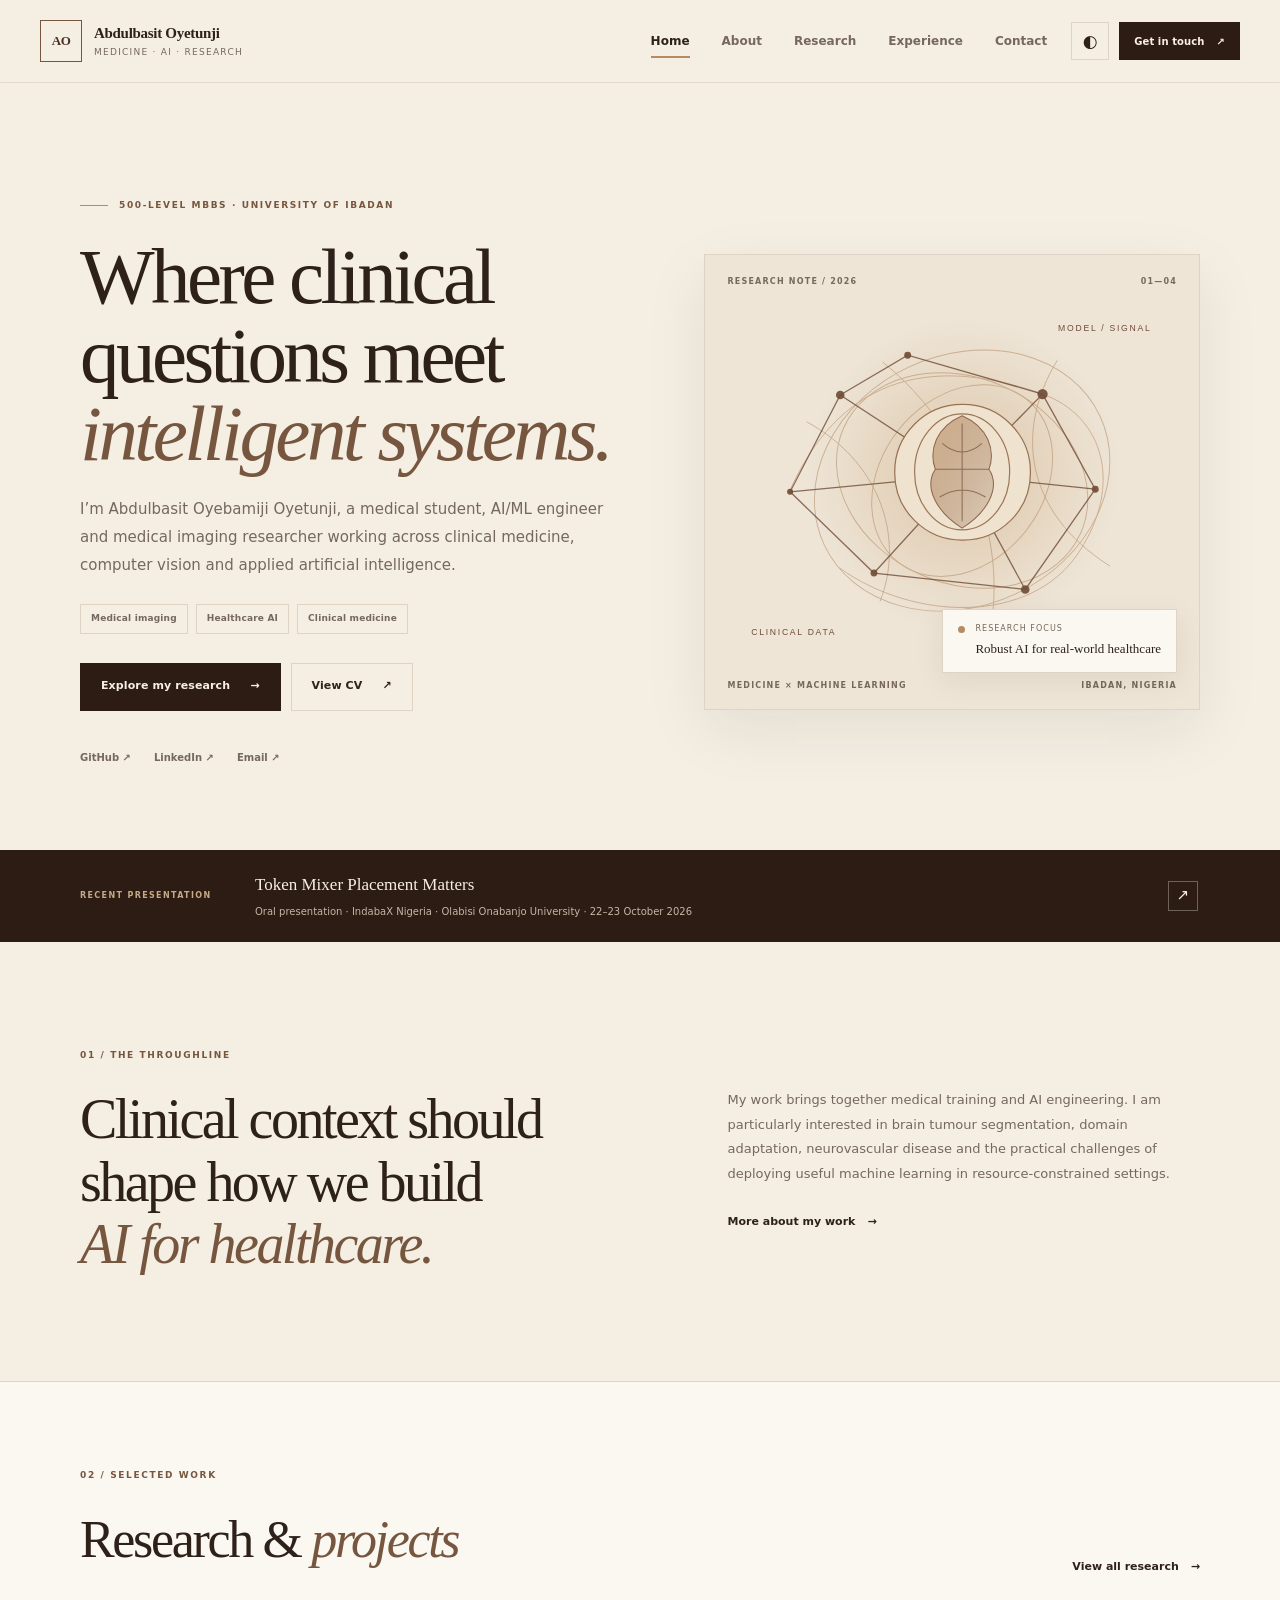
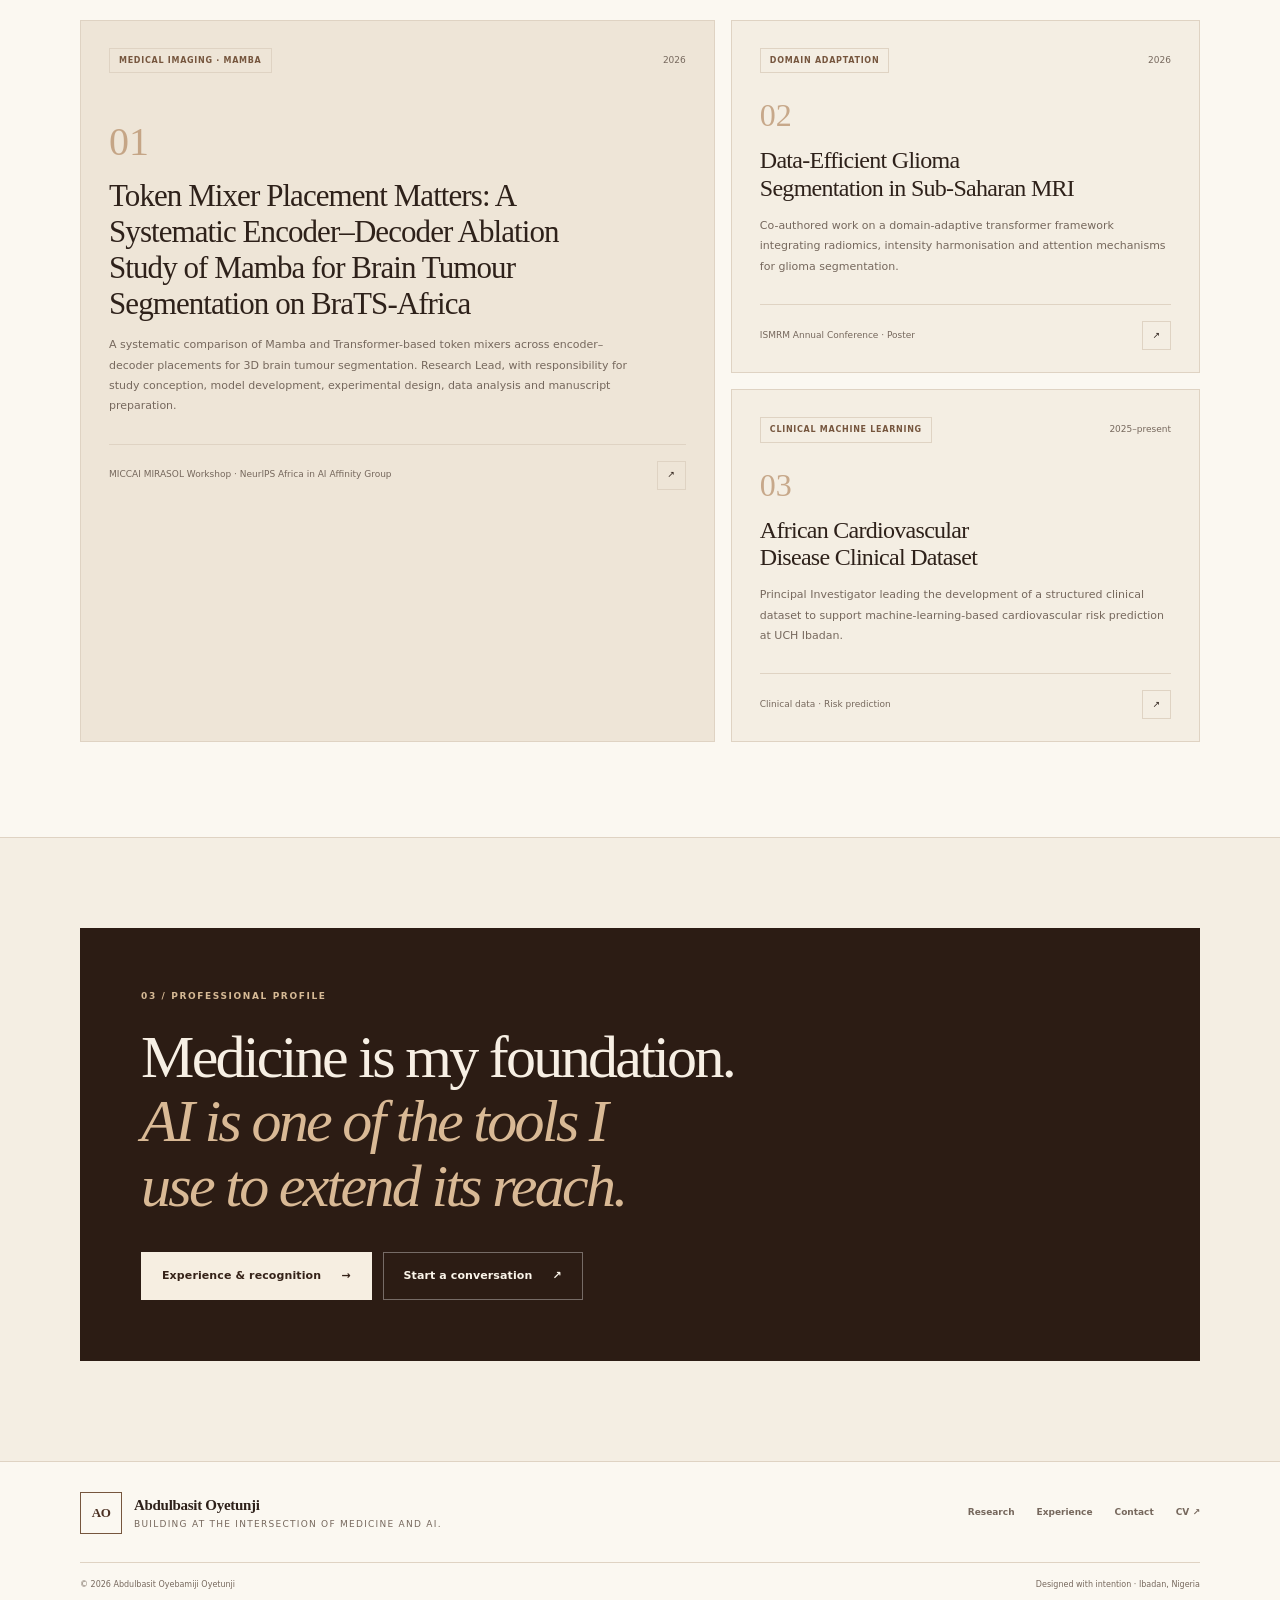
<file: index.html>
<!doctype html>
<html lang="en">
<head>
  <meta charset="utf-8">
  <meta name="viewport" content="width=device-width, initial-scale=1">
  <meta name="theme-color" content="#f4eee3">
  <meta name="description" content="Abdulbasit Oyebamiji Oyetunji is a medical student, AI/ML engineer and medical imaging researcher at the University of Ibadan.">
  <meta property="og:type" content="website">
  <meta property="og:title" content="Abdulbasit Oyetunji | Medicine, AI & Research">
  <meta property="og:description" content="Abdulbasit Oyebamiji Oyetunji is a medical student, AI/ML engineer and medical imaging researcher at the University of Ibadan.">
  <title>Abdulbasit Oyetunji | Medicine, AI & Research</title>
  <link rel="icon" type="image/svg+xml" href="assets/favicon.svg">
  <link rel="stylesheet" href="styles.css">
  
</head>
<body>
  <a class="skip-link" href="#main">Skip to content</a>
  <div class="site-shell">
    <header class="site-header">
      <div class="header-inner">
        <a class="brand" href="index.html" aria-label="Abdulbasit Oyetunji, home">
          <span class="brand-mark">AO</span>
          <span class="brand-copy"><strong>Abdulbasit Oyetunji</strong><small>Medicine · AI · Research</small></span>
        </a>
        <nav class="desktop-nav" aria-label="Primary navigation"><a class="nav-link is-active" href="index.html" aria-current="page">Home</a><a class="nav-link" href="about.html">About</a><a class="nav-link" href="research.html">Research</a><a class="nav-link" href="experience.html">Experience</a><a class="nav-link" href="contact.html">Contact</a></nav>
        <div class="header-actions">
          <button class="icon-button theme-toggle" type="button" aria-label="Toggle colour theme" title="Toggle colour theme"><span class="theme-glyph" aria-hidden="true">◐</span></button>
          <a class="button button-small button-dark header-cta" href="contact.html">Get in touch <span aria-hidden="true">↗</span></a>
          <button class="icon-button menu-toggle" type="button" aria-label="Open navigation" aria-expanded="false" aria-controls="mobile-nav"><span class="menu-glyph" aria-hidden="true">☰</span></button>
        </div>
      </div>
      <nav class="mobile-nav" id="mobile-nav" aria-label="Mobile navigation" hidden><a class="nav-link is-active" href="index.html" aria-current="page">Home</a><a class="nav-link" href="about.html">About</a><a class="nav-link" href="research.html">Research</a><a class="nav-link" href="experience.html">Experience</a><a class="nav-link" href="contact.html">Contact</a><a class="mobile-nav-cta" href="contact.html">Get in touch ↗</a></nav>
    </header>
    <main id="main">
<section class="hero section-wrap">
  <div class="hero-copy" data-reveal>
    <div class="eyebrow"><span class="eyebrow-line"></span> 500-level MBBS · University of Ibadan</div>
    <h1>Where clinical questions meet <em>intelligent systems.</em></h1>
    <p class="hero-lede">I’m Abdulbasit Oyebamiji Oyetunji, a medical student, AI/ML engineer and medical imaging researcher working across clinical medicine, computer vision and applied artificial intelligence.</p>
    <div class="hero-tags"><span>Medical imaging</span><span>Healthcare AI</span><span>Clinical medicine</span></div>
    <div class="hero-actions"><a class="button button-dark" href="research.html">Explore my research <span aria-hidden="true">→</span></a><a class="button button-outline" href="assets/Abdulbasit_Oyetunji_CV.pdf" target="_blank" rel="noopener">View CV <span aria-hidden="true">↗</span></a></div>
    <div class="hero-social"><a href="https://github.com/Abdulbasit4422" target="_blank" rel="noopener">GitHub ↗</a><a href="https://www.linkedin.com/in/oyetunjiabdulbasitoyebamiji" target="_blank" rel="noopener">LinkedIn ↗</a><a href="mailto:abdulbasitoyetunji88@gmail.com">Email ↗</a></div>
  </div>
  <aside class="hero-art" data-reveal aria-label="Research focus illustration">
    <div class="art-topline"><span>RESEARCH NOTE / 2026</span><span>01—04</span></div>
    <div class="art-visual">
      <svg class="neural-art" viewBox="0 0 520 430" role="img" aria-label="Abstract layered medical imaging and neural network illustration">
        <defs>
          <radialGradient id="coreGlow"><stop offset="0" stop-color="#d6b995" stop-opacity=".72"/><stop offset="1" stop-color="#d6b995" stop-opacity="0"/></radialGradient>
          <linearGradient id="scan" x1="0" x2="1" y1="0" y2="1"><stop stop-color="#c9a47c" stop-opacity=".82"/><stop offset="1" stop-color="#8e6448" stop-opacity=".18"/></linearGradient>
        </defs>
        <circle cx="273" cy="205" r="182" fill="url(#coreGlow)"/>
        <g fill="none" stroke="#b48b65" stroke-width="1.1" opacity=".58">
          <ellipse cx="272" cy="211" rx="176" ry="145" transform="rotate(-25 272 211)"/>
          <ellipse cx="272" cy="211" rx="150" ry="119" transform="rotate(24 272 211)"/>
          <ellipse cx="272" cy="211" rx="120" ry="94" transform="rotate(-52 272 211)"/>
          <path d="M72 224 C128 98 228 62 365 111 C437 137 458 217 407 294 C352 378 216 374 130 312"/>
          <path d="M92 143 C174 187 207 274 177 351 M180 74 C258 136 321 249 307 368 M382 72 C332 154 345 248 443 310"/>
        </g>
        <g fill="#6f4b36" opacity=".9">
          <circle cx="131" cy="112" r="5"/><circle cx="209" cy="66" r="4"/><circle cx="365" cy="111" r="6"/><circle cx="426" cy="221" r="4"/><circle cx="345" cy="337" r="5"/><circle cx="170" cy="318" r="4"/><circle cx="73" cy="224" r="3.5"/>
        </g>
        <g stroke="#72503a" stroke-width="1.5" fill="none" opacity=".82"><path d="M131 112 L209 66 L365 111 L426 221 L345 337 L170 318 L73 224 Z"/><path d="M131 112 L273 205 L365 111 M73 224 L273 205 L426 221 M170 318 L273 205 L345 337"/></g>
        <g transform="translate(194 123)"><rect x="0" y="0" width="157" height="157" rx="78" fill="#efe3d0" stroke="#987150" stroke-width="1.4"/><ellipse cx="78" cy="78" rx="55" ry="67" fill="none" stroke="#9b7757" stroke-width="1.4"/><path d="M78 13 C48 26 39 53 47 75 C33 96 49 125 78 143 C107 125 123 96 109 75 C117 53 108 26 78 13Z" fill="url(#scan)" stroke="#8e684b" stroke-width="1.2"/><path d="M78 22 L78 135 M47 75 L109 75 M55 45 C70 58 86 58 101 45 M52 107 C70 96 87 96 105 107" stroke="#77543d" stroke-width="1.2" fill="none" opacity=".75"/></g>
        <g fill="#6f4b36" font-family="Arial, sans-serif" font-size="10" letter-spacing="2"><text x="28" y="390">CLINICAL DATA</text><text x="383" y="38">MODEL / SIGNAL</text><text x="388" y="406">AFRICA-CENTRED AI</text></g>
      </svg>
      <div class="art-caption"><span class="caption-dot"></span><span>Research focus</span><strong>Robust AI for real-world healthcare</strong></div>
    </div>
    <div class="art-bottomline"><span>MEDICINE × MACHINE LEARNING</span><span>IBADAN, NIGERIA</span></div>
  </aside>
</section>

<section class="announcement-band">
  <div class="announcement-inner"><span class="announcement-kicker">RECENT PRESENTATION</span><div><strong>Token Mixer Placement Matters</strong><span>Oral presentation · IndabaX Nigeria · Olabisi Onabanjo University · 22–23 October 2026</span></div><a href="research.html#indaba-x" aria-label="Read about the IndabaX presentation">↗</a></div>
</section>

<section class="intro-section section-wrap" data-reveal>
  <div class="section-label">01 / THE THROUGHLINE</div>
  <div class="intro-content"><h2>Clinical context should shape how we build <em>AI for healthcare.</em></h2><div><p>My work brings together medical training and AI engineering. I am particularly interested in brain tumour segmentation, domain adaptation, neurovascular disease and the practical challenges of deploying useful machine learning in resource-constrained settings.</p><a class="text-link" href="about.html">More about my work <span aria-hidden="true">→</span></a></div></div>
</section>

<section class="feature-section">
  <div class="section-wrap">
    <div class="section-heading" data-reveal><div><div class="section-label">02 / SELECTED WORK</div><h2>Research &amp; <em>projects</em></h2></div><a class="text-link" href="research.html">View all research <span aria-hidden="true">→</span></a></div>
    <div class="feature-grid">
      <article class="feature-card feature-card-large" data-reveal><div class="feature-meta"><span class="pill">Medical imaging · Mamba</span><span>2026</span></div><div class="feature-number">01</div><h3>Token Mixer Placement Matters: A Systematic Encoder–Decoder Ablation Study of Mamba for Brain Tumour Segmentation on BraTS-Africa</h3><p>A systematic comparison of Mamba and Transformer-based token mixers across encoder–decoder placements for 3D brain tumour segmentation. Research Lead, with responsibility for study conception, model development, experimental design, data analysis and manuscript preparation.</p><div class="feature-footer"><span>MICCAI MIRASOL Workshop · NeurIPS Africa in AI Affinity Group</span><a href="research.html#token-mixer" aria-label="Read about Token Mixer research">↗</a></div></article>
      <article class="feature-card" data-reveal><div class="feature-meta"><span class="pill">Domain adaptation</span><span>2026</span></div><div class="feature-number">02</div><h3>Data-Efficient Glioma Segmentation in Sub-Saharan MRI</h3><p>Co-authored work on a domain-adaptive transformer framework integrating radiomics, intensity harmonisation and attention mechanisms for glioma segmentation.</p><div class="feature-footer"><span>ISMRM Annual Conference · Poster</span><a href="research.html#domain-adaptation" aria-label="Read about domain adaptation research">↗</a></div></article>
      <article class="feature-card" data-reveal><div class="feature-meta"><span class="pill">Clinical machine learning</span><span>2025–present</span></div><div class="feature-number">03</div><h3>African Cardiovascular Disease Clinical Dataset</h3><p>Principal Investigator leading the development of a structured clinical dataset to support machine-learning-based cardiovascular risk prediction at UCH Ibadan.</p><div class="feature-footer"><span>Clinical data · Risk prediction</span><a href="research.html#cardiovascular-dataset" aria-label="Read about cardiovascular dataset research">↗</a></div></article>
    </div>
  </div>
</section>

<section class="home-bottom section-wrap">
  <div class="home-bottom-card" data-reveal><div class="section-label light-label">03 / PROFESSIONAL PROFILE</div><h2>Medicine is my foundation. <em>AI is one of the tools I use to extend its reach.</em></h2><div class="home-bottom-actions"><a class="button button-cream" href="experience.html">Experience &amp; recognition <span aria-hidden="true">→</span></a><a class="button button-ghost-light" href="contact.html">Start a conversation <span aria-hidden="true">↗</span></a></div></div>
</section>
</main>
    <footer class="site-footer">
      <div class="footer-top">
        <a class="brand footer-brand" href="index.html"><span class="brand-mark">AO</span><span class="brand-copy"><strong>Abdulbasit Oyetunji</strong><small>Building at the intersection of medicine and AI.</small></span></a>
        <div class="footer-links"><a href="research.html">Research</a><a href="experience.html">Experience</a><a href="contact.html">Contact</a><a href="assets/Abdulbasit_Oyetunji_CV.pdf" target="_blank" rel="noopener">CV ↗</a></div>
      </div>
      <div class="footer-bottom"><span>© <span data-year>2026</span> Abdulbasit Oyebamiji Oyetunji</span><span>Designed with intention · Ibadan, Nigeria</span></div>
    </footer>
  </div>
  <script src="script.js"></script>
</body>
</html>
</file>
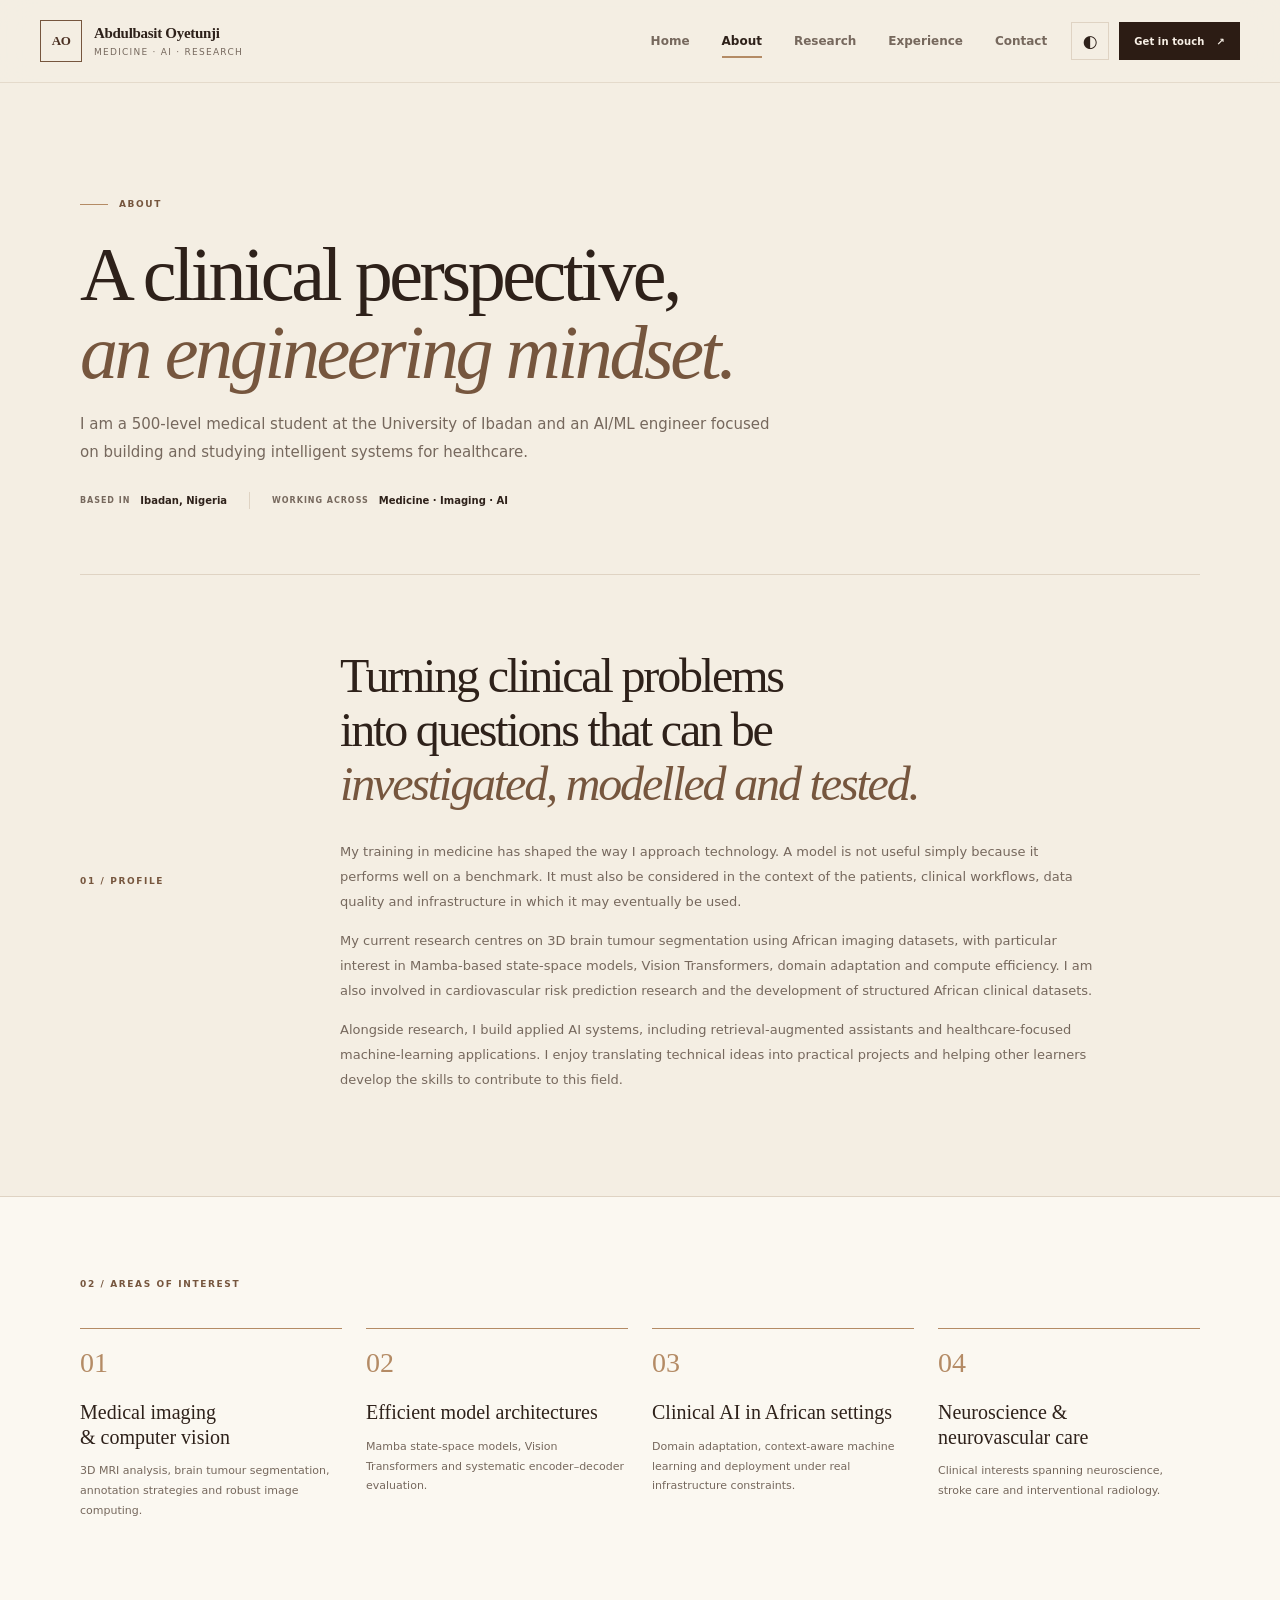
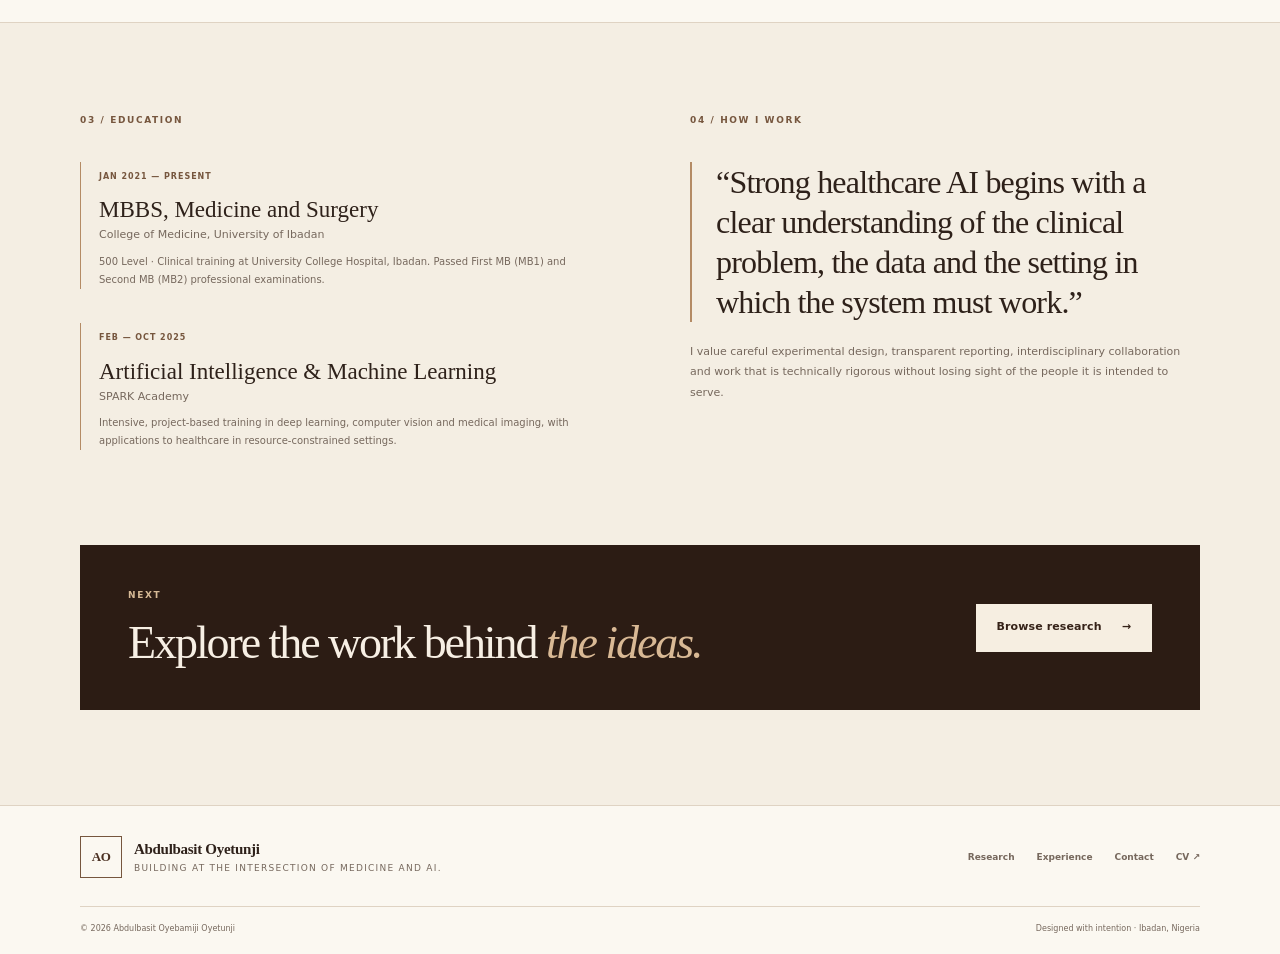
<file: about.html>
<!doctype html>
<html lang="en">
<head>
  <meta charset="utf-8">
  <meta name="viewport" content="width=device-width, initial-scale=1">
  <meta name="theme-color" content="#f4eee3">
  <meta name="description" content="About Abdulbasit Oyetunji: medical training, research interests and approach to healthcare AI.">
  <meta property="og:type" content="website">
  <meta property="og:title" content="About | Abdulbasit Oyetunji">
  <meta property="og:description" content="About Abdulbasit Oyetunji: medical training, research interests and approach to healthcare AI.">
  <title>About | Abdulbasit Oyetunji</title>
  <link rel="icon" type="image/svg+xml" href="assets/favicon.svg">
  <link rel="stylesheet" href="styles.css">
  
</head>
<body>
  <a class="skip-link" href="#main">Skip to content</a>
  <div class="site-shell">
    <header class="site-header">
      <div class="header-inner">
        <a class="brand" href="index.html" aria-label="Abdulbasit Oyetunji, home">
          <span class="brand-mark">AO</span>
          <span class="brand-copy"><strong>Abdulbasit Oyetunji</strong><small>Medicine · AI · Research</small></span>
        </a>
        <nav class="desktop-nav" aria-label="Primary navigation"><a class="nav-link" href="index.html">Home</a><a class="nav-link is-active" href="about.html" aria-current="page">About</a><a class="nav-link" href="research.html">Research</a><a class="nav-link" href="experience.html">Experience</a><a class="nav-link" href="contact.html">Contact</a></nav>
        <div class="header-actions">
          <button class="icon-button theme-toggle" type="button" aria-label="Toggle colour theme" title="Toggle colour theme"><span class="theme-glyph" aria-hidden="true">◐</span></button>
          <a class="button button-small button-dark header-cta" href="contact.html">Get in touch <span aria-hidden="true">↗</span></a>
          <button class="icon-button menu-toggle" type="button" aria-label="Open navigation" aria-expanded="false" aria-controls="mobile-nav"><span class="menu-glyph" aria-hidden="true">☰</span></button>
        </div>
      </div>
      <nav class="mobile-nav" id="mobile-nav" aria-label="Mobile navigation" hidden><a class="nav-link" href="index.html">Home</a><a class="nav-link is-active" href="about.html" aria-current="page">About</a><a class="nav-link" href="research.html">Research</a><a class="nav-link" href="experience.html">Experience</a><a class="nav-link" href="contact.html">Contact</a><a class="mobile-nav-cta" href="contact.html">Get in touch ↗</a></nav>
    </header>
    <main id="main">
<section class="page-hero section-wrap" data-reveal><div class="eyebrow"><span class="eyebrow-line"></span> ABOUT</div><h1>A clinical perspective, <em>an engineering mindset.</em></h1><p class="page-lede">I am a 500-level medical student at the University of Ibadan and an AI/ML engineer focused on building and studying intelligent systems for healthcare.</p><div class="page-hero-note"><span>BASED IN</span><strong>Ibadan, Nigeria</strong><span class="note-separator"></span><span>WORKING ACROSS</span><strong>Medicine · Imaging · AI</strong></div></section>
<section class="about-layout section-wrap"><div class="section-label">01 / PROFILE</div><div class="about-main" data-reveal><h2>Turning clinical problems into questions that can be <em>investigated, modelled and tested.</em></h2><p>My training in medicine has shaped the way I approach technology. A model is not useful simply because it performs well on a benchmark. It must also be considered in the context of the patients, clinical workflows, data quality and infrastructure in which it may eventually be used.</p><p>My current research centres on 3D brain tumour segmentation using African imaging datasets, with particular interest in Mamba-based state-space models, Vision Transformers, domain adaptation and compute efficiency. I am also involved in cardiovascular risk prediction research and the development of structured African clinical datasets.</p><p>Alongside research, I build applied AI systems, including retrieval-augmented assistants and healthcare-focused machine-learning applications. I enjoy translating technical ideas into practical projects and helping other learners develop the skills to contribute to this field.</p></div></section>
<section class="about-focus-section"><div class="section-wrap"><div class="section-label">02 / AREAS OF INTEREST</div><div class="focus-grid"><article data-reveal><span class="focus-index">01</span><h3>Medical imaging &amp; computer vision</h3><p>3D MRI analysis, brain tumour segmentation, annotation strategies and robust image computing.</p></article><article data-reveal><span class="focus-index">02</span><h3>Efficient model architectures</h3><p>Mamba state-space models, Vision Transformers and systematic encoder–decoder evaluation.</p></article><article data-reveal><span class="focus-index">03</span><h3>Clinical AI in African settings</h3><p>Domain adaptation, context-aware machine learning and deployment under real infrastructure constraints.</p></article><article data-reveal><span class="focus-index">04</span><h3>Neuroscience &amp; neurovascular care</h3><p>Clinical interests spanning neuroscience, stroke care and interventional radiology.</p></article></div></div></section>
<section class="about-two-col section-wrap"><div data-reveal><div class="section-label">03 / EDUCATION</div><div class="education-item"><span class="item-date">JAN 2021 — PRESENT</span><h3>MBBS, Medicine and Surgery</h3><p>College of Medicine, University of Ibadan</p><small>500 Level · Clinical training at University College Hospital, Ibadan. Passed First MB (MB1) and Second MB (MB2) professional examinations.</small></div><div class="education-item"><span class="item-date">FEB — OCT 2025</span><h3>Artificial Intelligence &amp; Machine Learning</h3><p>SPARK Academy</p><small>Intensive, project-based training in deep learning, computer vision and medical imaging, with applications to healthcare in resource-constrained settings.</small></div></div><div data-reveal><div class="section-label">04 / HOW I WORK</div><blockquote class="pull-quote">“Strong healthcare AI begins with a clear understanding of the clinical problem, the data and the setting in which the system must work.”</blockquote><p class="support-copy">I value careful experimental design, transparent reporting, interdisciplinary collaboration and work that is technically rigorous without losing sight of the people it is intended to serve.</p></div></section>
<section class="about-cta section-wrap"><div class="about-cta-inner" data-reveal><div><div class="section-label light-label">NEXT</div><h2>Explore the work behind <em>the ideas.</em></h2></div><a class="button button-cream" href="research.html">Browse research <span aria-hidden="true">→</span></a></div></section>
</main>
    <footer class="site-footer">
      <div class="footer-top">
        <a class="brand footer-brand" href="index.html"><span class="brand-mark">AO</span><span class="brand-copy"><strong>Abdulbasit Oyetunji</strong><small>Building at the intersection of medicine and AI.</small></span></a>
        <div class="footer-links"><a href="research.html">Research</a><a href="experience.html">Experience</a><a href="contact.html">Contact</a><a href="assets/Abdulbasit_Oyetunji_CV.pdf" target="_blank" rel="noopener">CV ↗</a></div>
      </div>
      <div class="footer-bottom"><span>© <span data-year>2026</span> Abdulbasit Oyebamiji Oyetunji</span><span>Designed with intention · Ibadan, Nigeria</span></div>
    </footer>
  </div>
  <script src="script.js"></script>
</body>
</html>
</file>
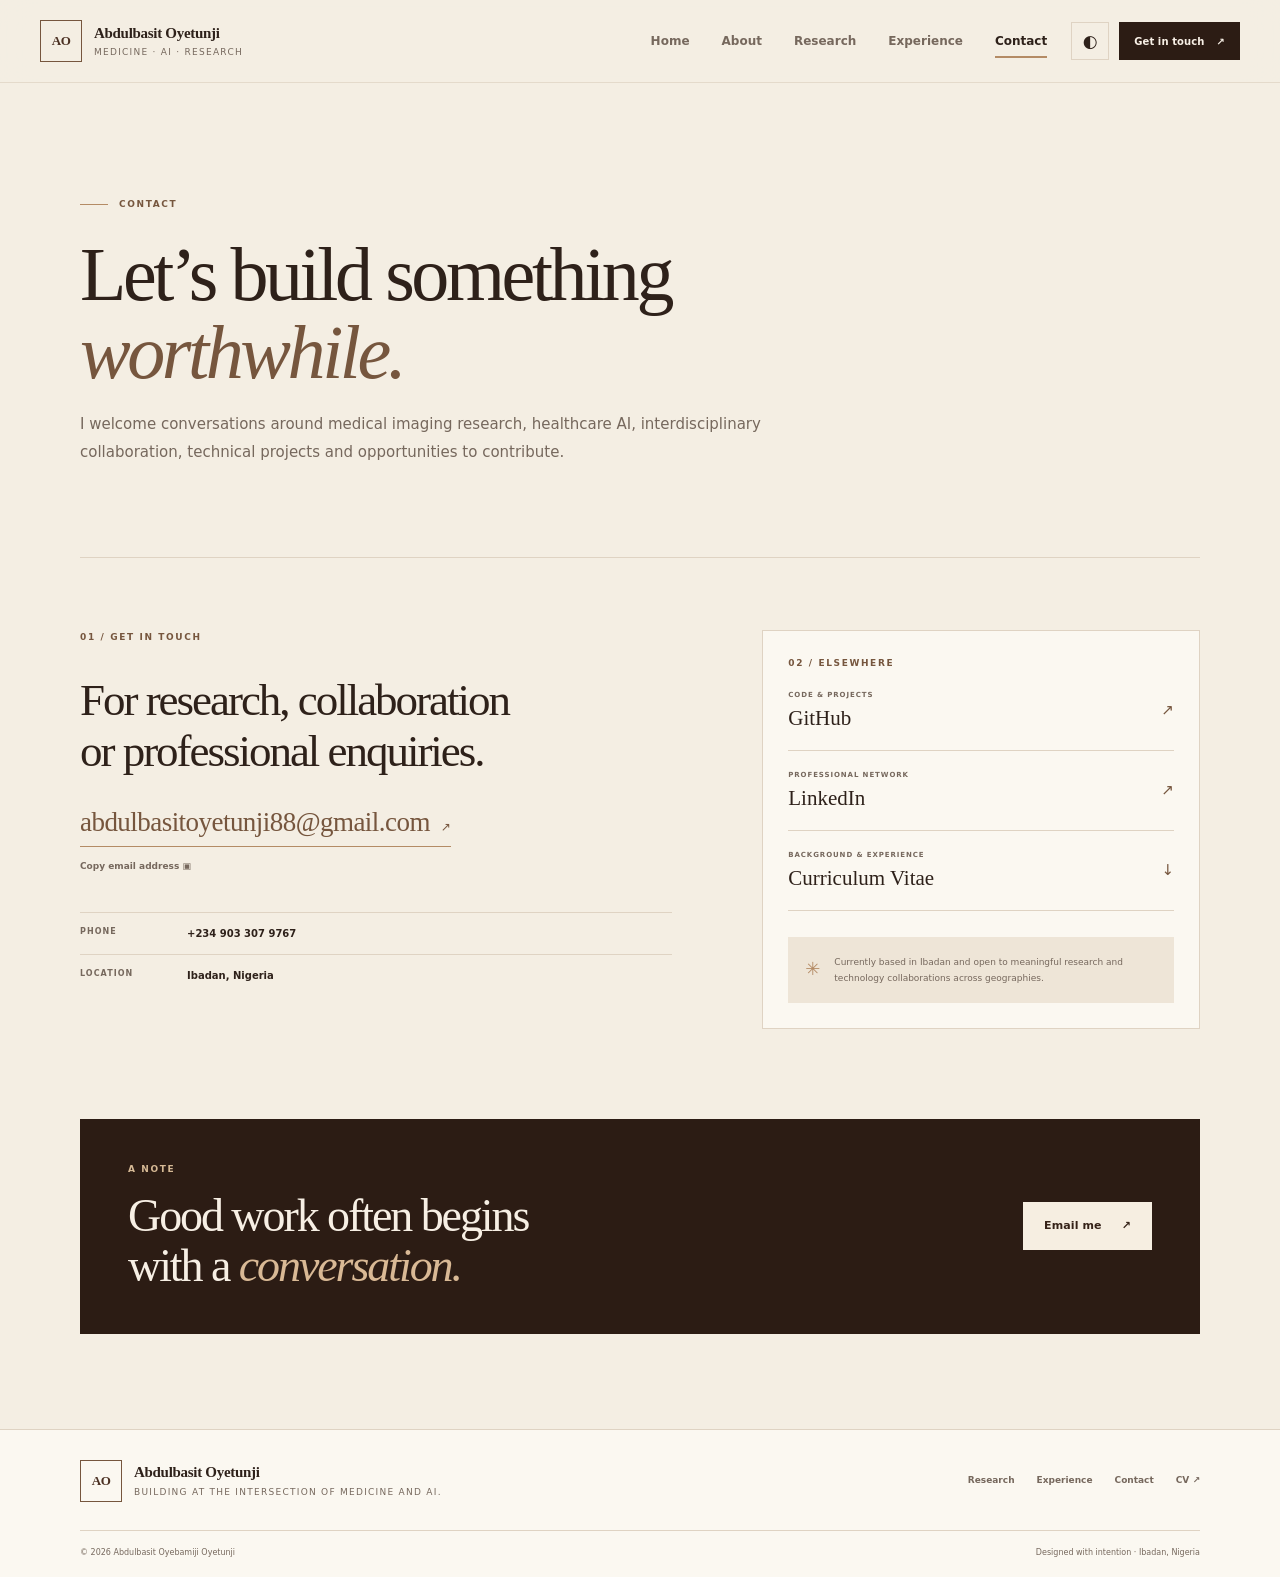
<file: contact.html>
<!doctype html>
<html lang="en">
<head>
  <meta charset="utf-8">
  <meta name="viewport" content="width=device-width, initial-scale=1">
  <meta name="theme-color" content="#f4eee3">
  <meta name="description" content="Contact Abdulbasit Oyetunji for research, healthcare AI and professional collaboration.">
  <meta property="og:type" content="website">
  <meta property="og:title" content="Contact | Abdulbasit Oyetunji">
  <meta property="og:description" content="Contact Abdulbasit Oyetunji for research, healthcare AI and professional collaboration.">
  <title>Contact | Abdulbasit Oyetunji</title>
  <link rel="icon" type="image/svg+xml" href="assets/favicon.svg">
  <link rel="stylesheet" href="styles.css">
  
</head>
<body>
  <a class="skip-link" href="#main">Skip to content</a>
  <div class="site-shell">
    <header class="site-header">
      <div class="header-inner">
        <a class="brand" href="index.html" aria-label="Abdulbasit Oyetunji, home">
          <span class="brand-mark">AO</span>
          <span class="brand-copy"><strong>Abdulbasit Oyetunji</strong><small>Medicine · AI · Research</small></span>
        </a>
        <nav class="desktop-nav" aria-label="Primary navigation"><a class="nav-link" href="index.html">Home</a><a class="nav-link" href="about.html">About</a><a class="nav-link" href="research.html">Research</a><a class="nav-link" href="experience.html">Experience</a><a class="nav-link is-active" href="contact.html" aria-current="page">Contact</a></nav>
        <div class="header-actions">
          <button class="icon-button theme-toggle" type="button" aria-label="Toggle colour theme" title="Toggle colour theme"><span class="theme-glyph" aria-hidden="true">◐</span></button>
          <a class="button button-small button-dark header-cta" href="contact.html">Get in touch <span aria-hidden="true">↗</span></a>
          <button class="icon-button menu-toggle" type="button" aria-label="Open navigation" aria-expanded="false" aria-controls="mobile-nav"><span class="menu-glyph" aria-hidden="true">☰</span></button>
        </div>
      </div>
      <nav class="mobile-nav" id="mobile-nav" aria-label="Mobile navigation" hidden><a class="nav-link" href="index.html">Home</a><a class="nav-link" href="about.html">About</a><a class="nav-link" href="research.html">Research</a><a class="nav-link" href="experience.html">Experience</a><a class="nav-link is-active" href="contact.html" aria-current="page">Contact</a><a class="mobile-nav-cta" href="contact.html">Get in touch ↗</a></nav>
    </header>
    <main id="main">
<section class="page-hero section-wrap" data-reveal><div class="eyebrow"><span class="eyebrow-line"></span> CONTACT</div><h1>Let’s build something <em>worthwhile.</em></h1><p class="page-lede">I welcome conversations around medical imaging research, healthcare AI, interdisciplinary collaboration, technical projects and opportunities to contribute.</p></section>
<section class="contact-layout section-wrap"><div class="contact-main" data-reveal><div class="section-label">01 / GET IN TOUCH</div><h2>For research, collaboration or professional enquiries.</h2><a class="contact-email" href="mailto:abdulbasitoyetunji88@gmail.com">abdulbasitoyetunji88@gmail.com <span aria-hidden="true">↗</span></a><button class="copy-button" type="button" data-copy="abdulbasitoyetunji88@gmail.com">Copy email address <span aria-hidden="true">▣</span></button><div class="contact-detail"><span>PHONE</span><a href="tel:+2349033079767">+234 903 307 9767</a></div><div class="contact-detail"><span>LOCATION</span><strong>Ibadan, Nigeria</strong></div></div><aside class="contact-side" data-reveal><div class="section-label">02 / ELSEWHERE</div><a class="social-row" href="https://github.com/Abdulbasit4422" target="_blank" rel="noopener"><span><small>CODE &amp; PROJECTS</small><strong>GitHub</strong></span><b>↗</b></a><a class="social-row" href="https://www.linkedin.com/in/oyetunjiabdulbasitoyebamiji" target="_blank" rel="noopener"><span><small>PROFESSIONAL NETWORK</small><strong>LinkedIn</strong></span><b>↗</b></a><a class="social-row" href="assets/Abdulbasit_Oyetunji_CV.pdf" target="_blank" rel="noopener"><span><small>BACKGROUND &amp; EXPERIENCE</small><strong>Curriculum Vitae</strong></span><b>↓</b></a><div class="contact-note"><span class="note-star">✳</span><p>Currently based in Ibadan and open to meaningful research and technology collaborations across geographies.</p></div></aside></section>
<section class="contact-bottom section-wrap"><div class="contact-bottom-inner" data-reveal><div><div class="section-label light-label">A NOTE</div><h2>Good work often begins with a <em>conversation.</em></h2></div><a class="button button-cream" href="mailto:abdulbasitoyetunji88@gmail.com">Email me <span aria-hidden="true">↗</span></a></div></section>
</main>
    <footer class="site-footer">
      <div class="footer-top">
        <a class="brand footer-brand" href="index.html"><span class="brand-mark">AO</span><span class="brand-copy"><strong>Abdulbasit Oyetunji</strong><small>Building at the intersection of medicine and AI.</small></span></a>
        <div class="footer-links"><a href="research.html">Research</a><a href="experience.html">Experience</a><a href="contact.html">Contact</a><a href="assets/Abdulbasit_Oyetunji_CV.pdf" target="_blank" rel="noopener">CV ↗</a></div>
      </div>
      <div class="footer-bottom"><span>© <span data-year>2026</span> Abdulbasit Oyebamiji Oyetunji</span><span>Designed with intention · Ibadan, Nigeria</span></div>
    </footer>
  </div>
  <script src="script.js"></script>
</body>
</html>
</file>
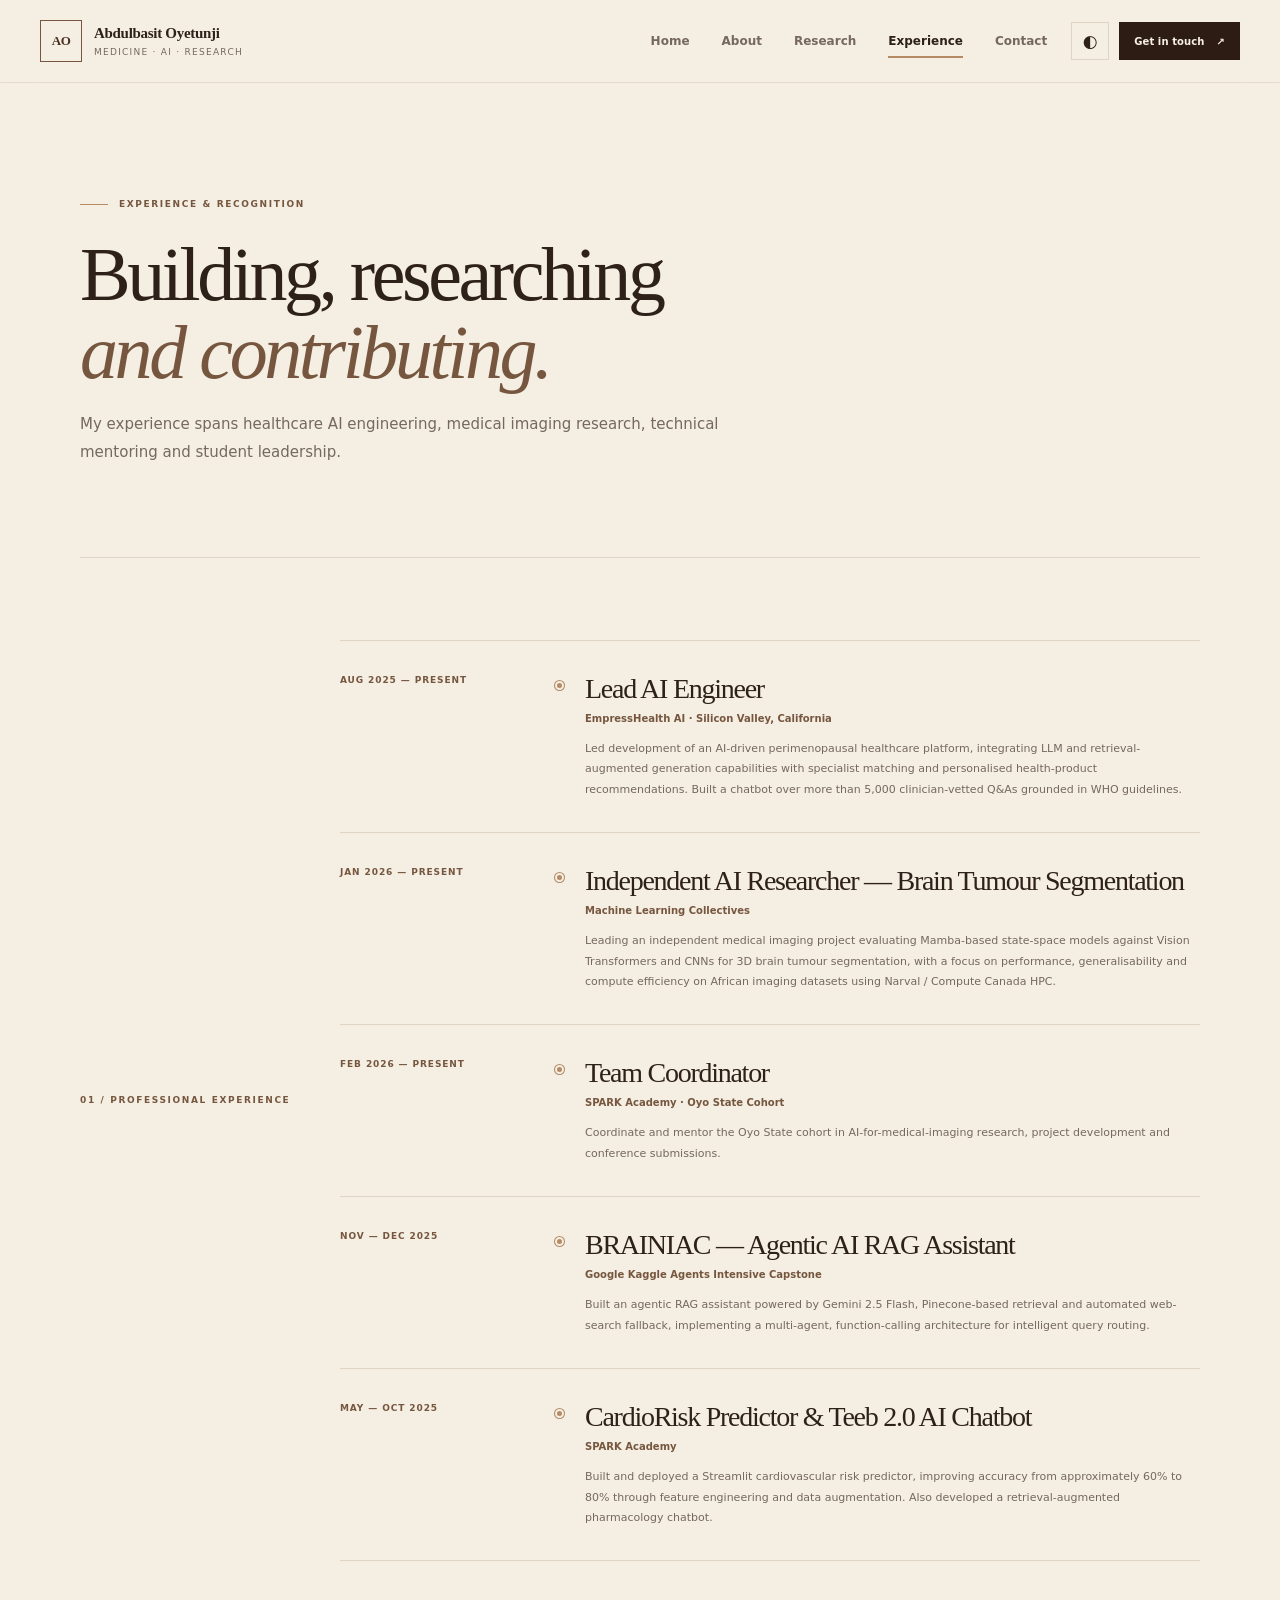
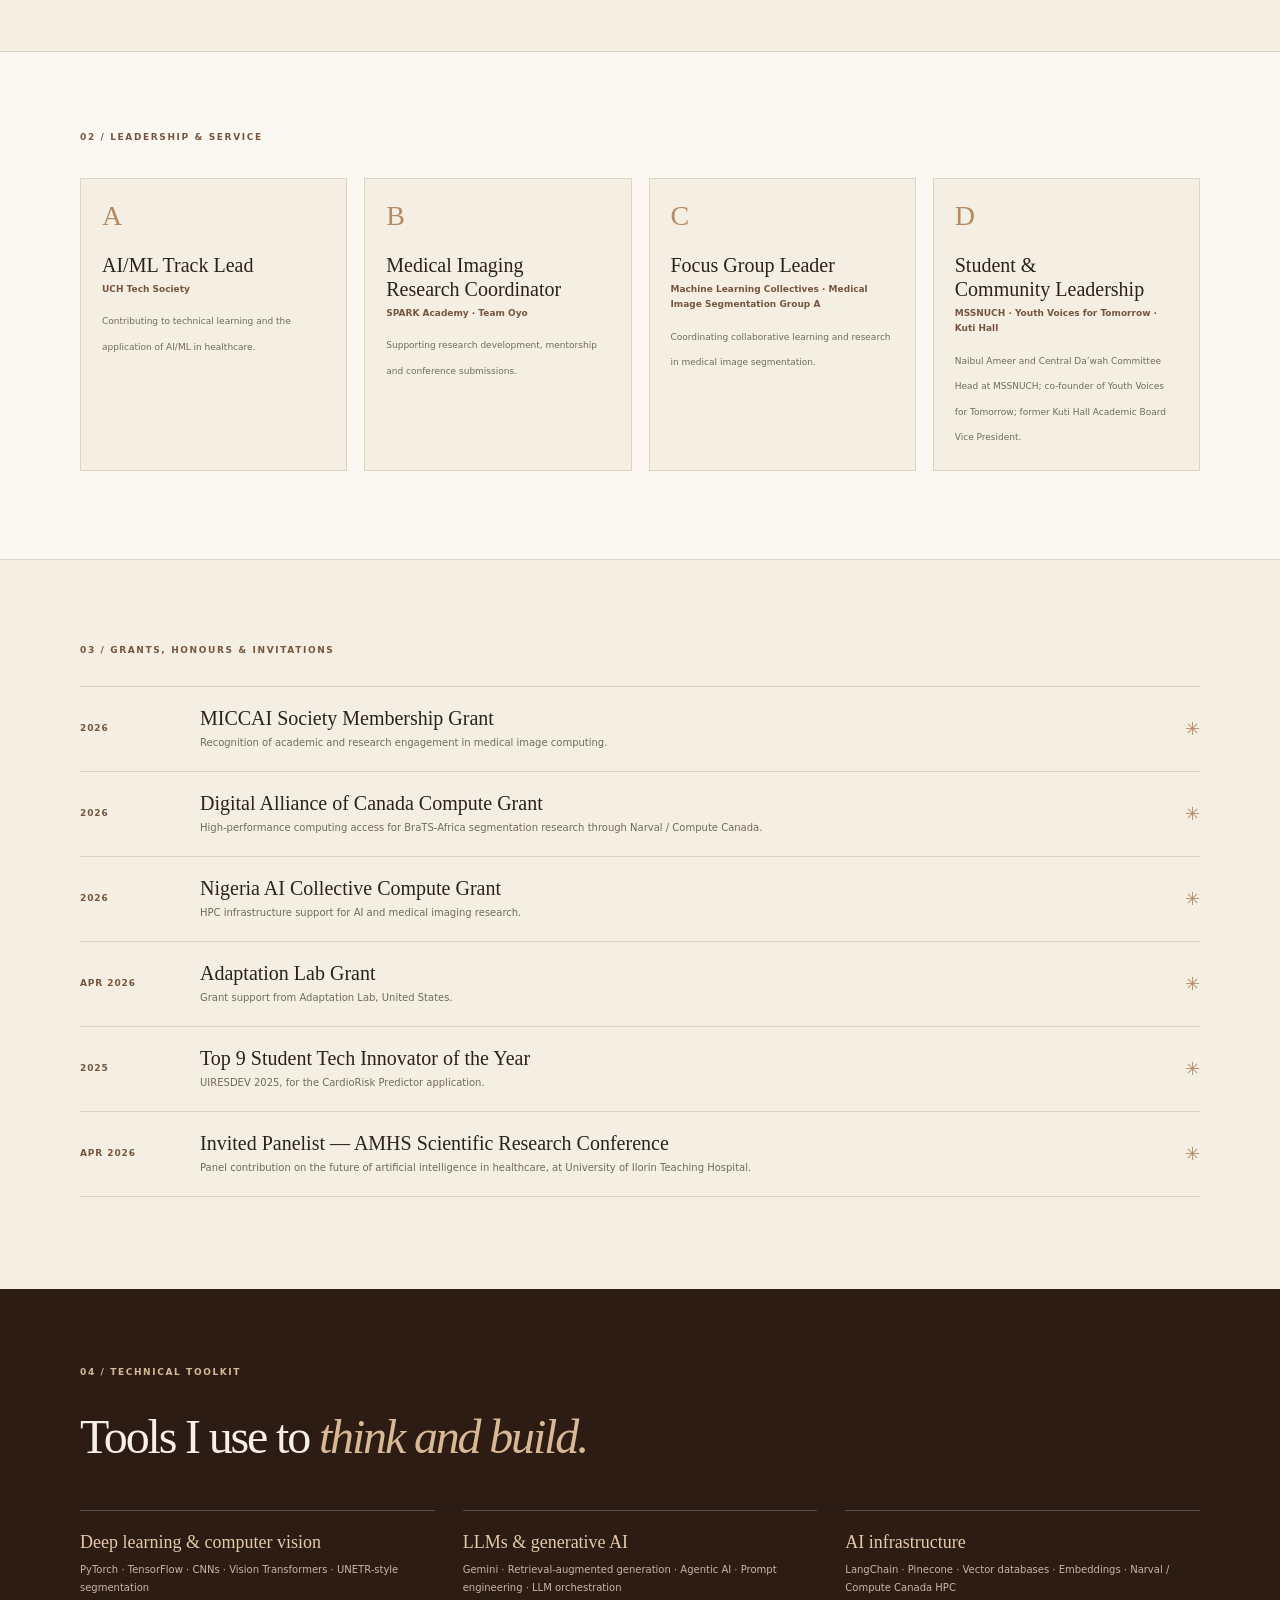
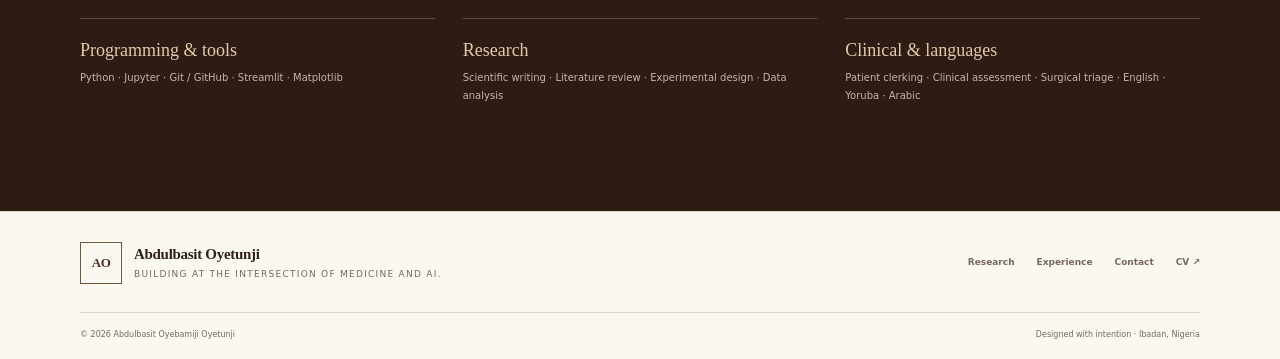
<file: experience.html>
<!doctype html>
<html lang="en">
<head>
  <meta charset="utf-8">
  <meta name="viewport" content="width=device-width, initial-scale=1">
  <meta name="theme-color" content="#f4eee3">
  <meta name="description" content="Professional experience, research leadership, grants, awards and technical skills.">
  <meta property="og:type" content="website">
  <meta property="og:title" content="Experience & Recognition | Abdulbasit Oyetunji">
  <meta property="og:description" content="Professional experience, research leadership, grants, awards and technical skills.">
  <title>Experience & Recognition | Abdulbasit Oyetunji</title>
  <link rel="icon" type="image/svg+xml" href="assets/favicon.svg">
  <link rel="stylesheet" href="styles.css">
  
</head>
<body>
  <a class="skip-link" href="#main">Skip to content</a>
  <div class="site-shell">
    <header class="site-header">
      <div class="header-inner">
        <a class="brand" href="index.html" aria-label="Abdulbasit Oyetunji, home">
          <span class="brand-mark">AO</span>
          <span class="brand-copy"><strong>Abdulbasit Oyetunji</strong><small>Medicine · AI · Research</small></span>
        </a>
        <nav class="desktop-nav" aria-label="Primary navigation"><a class="nav-link" href="index.html">Home</a><a class="nav-link" href="about.html">About</a><a class="nav-link" href="research.html">Research</a><a class="nav-link is-active" href="experience.html" aria-current="page">Experience</a><a class="nav-link" href="contact.html">Contact</a></nav>
        <div class="header-actions">
          <button class="icon-button theme-toggle" type="button" aria-label="Toggle colour theme" title="Toggle colour theme"><span class="theme-glyph" aria-hidden="true">◐</span></button>
          <a class="button button-small button-dark header-cta" href="contact.html">Get in touch <span aria-hidden="true">↗</span></a>
          <button class="icon-button menu-toggle" type="button" aria-label="Open navigation" aria-expanded="false" aria-controls="mobile-nav"><span class="menu-glyph" aria-hidden="true">☰</span></button>
        </div>
      </div>
      <nav class="mobile-nav" id="mobile-nav" aria-label="Mobile navigation" hidden><a class="nav-link" href="index.html">Home</a><a class="nav-link" href="about.html">About</a><a class="nav-link" href="research.html">Research</a><a class="nav-link is-active" href="experience.html" aria-current="page">Experience</a><a class="nav-link" href="contact.html">Contact</a><a class="mobile-nav-cta" href="contact.html">Get in touch ↗</a></nav>
    </header>
    <main id="main">
<section class="page-hero section-wrap" data-reveal><div class="eyebrow"><span class="eyebrow-line"></span> EXPERIENCE &amp; RECOGNITION</div><h1>Building, researching <em>and contributing.</em></h1><p class="page-lede">My experience spans healthcare AI engineering, medical imaging research, technical mentoring and student leadership.</p></section>
<section class="experience-layout section-wrap"><div class="section-label">01 / PROFESSIONAL EXPERIENCE</div><div class="timeline">
<article class="timeline-item" data-reveal><div class="timeline-date">AUG 2025 — PRESENT</div><div class="timeline-body"><span class="timeline-dot"></span><h2>Lead AI Engineer</h2><h3>EmpressHealth AI · Silicon Valley, California</h3><p>Led development of an AI-driven perimenopausal healthcare platform, integrating LLM and retrieval-augmented generation capabilities with specialist matching and personalised health-product recommendations. Built a chatbot over more than 5,000 clinician-vetted Q&As grounded in WHO guidelines.</p></div></article>
<article class="timeline-item" data-reveal><div class="timeline-date">JAN 2026 — PRESENT</div><div class="timeline-body"><span class="timeline-dot"></span><h2>Independent AI Researcher — Brain Tumour Segmentation</h2><h3>Machine Learning Collectives</h3><p>Leading an independent medical imaging project evaluating Mamba-based state-space models against Vision Transformers and CNNs for 3D brain tumour segmentation, with a focus on performance, generalisability and compute efficiency on African imaging datasets using Narval / Compute Canada HPC.</p></div></article>
<article class="timeline-item" data-reveal><div class="timeline-date">FEB 2026 — PRESENT</div><div class="timeline-body"><span class="timeline-dot"></span><h2>Team Coordinator</h2><h3>SPARK Academy · Oyo State Cohort</h3><p>Coordinate and mentor the Oyo State cohort in AI-for-medical-imaging research, project development and conference submissions.</p></div></article>
<article class="timeline-item" data-reveal><div class="timeline-date">NOV — DEC 2025</div><div class="timeline-body"><span class="timeline-dot"></span><h2>BRAINIAC — Agentic AI RAG Assistant</h2><h3>Google Kaggle Agents Intensive Capstone</h3><p>Built an agentic RAG assistant powered by Gemini 2.5 Flash, Pinecone-based retrieval and automated web-search fallback, implementing a multi-agent, function-calling architecture for intelligent query routing.</p></div></article>
<article class="timeline-item" data-reveal><div class="timeline-date">MAY — OCT 2025</div><div class="timeline-body"><span class="timeline-dot"></span><h2>CardioRisk Predictor &amp; Teeb 2.0 AI Chatbot</h2><h3>SPARK Academy</h3><p>Built and deployed a Streamlit cardiovascular risk predictor, improving accuracy from approximately 60% to 80% through feature engineering and data augmentation. Also developed a retrieval-augmented pharmacology chatbot.</p></div></article>
</div></section>
<section class="leadership-section"><div class="section-wrap"><div class="section-label">02 / LEADERSHIP &amp; SERVICE</div><div class="leadership-grid">
<article data-reveal><span class="leadership-index">A</span><h3>AI/ML Track Lead</h3><p>UCH Tech Society</p><small>Contributing to technical learning and the application of AI/ML in healthcare.</small></article>
<article data-reveal><span class="leadership-index">B</span><h3>Medical Imaging Research Coordinator</h3><p>SPARK Academy · Team Oyo</p><small>Supporting research development, mentorship and conference submissions.</small></article>
<article data-reveal><span class="leadership-index">C</span><h3>Focus Group Leader</h3><p>Machine Learning Collectives · Medical Image Segmentation Group A</p><small>Coordinating collaborative learning and research in medical image segmentation.</small></article>
<article data-reveal><span class="leadership-index">D</span><h3>Student &amp; Community Leadership</h3><p>MSSNUCH · Youth Voices for Tomorrow · Kuti Hall</p><small>Naibul Ameer and Central Da’wah Committee Head at MSSNUCH; co-founder of Youth Voices for Tomorrow; former Kuti Hall Academic Board Vice President.</small></article>
</div></div></section>
<section class="recognition-section section-wrap"><div class="section-label">03 / GRANTS, HONOURS &amp; INVITATIONS</div><div class="recognition-list">
<div class="recognition-item" data-reveal><span class="recognition-year">2026</span><div><h3>MICCAI Society Membership Grant</h3><p>Recognition of academic and research engagement in medical image computing.</p></div><span class="recognition-mark">✳</span></div>
<div class="recognition-item" data-reveal><span class="recognition-year">2026</span><div><h3>Digital Alliance of Canada Compute Grant</h3><p>High-performance computing access for BraTS-Africa segmentation research through Narval / Compute Canada.</p></div><span class="recognition-mark">✳</span></div>
<div class="recognition-item" data-reveal><span class="recognition-year">2026</span><div><h3>Nigeria AI Collective Compute Grant</h3><p>HPC infrastructure support for AI and medical imaging research.</p></div><span class="recognition-mark">✳</span></div>
<div class="recognition-item" data-reveal><span class="recognition-year">APR 2026</span><div><h3>Adaptation Lab Grant</h3><p>Grant support from Adaptation Lab, United States.</p></div><span class="recognition-mark">✳</span></div>
<div class="recognition-item" data-reveal><span class="recognition-year">2025</span><div><h3>Top 9 Student Tech Innovator of the Year</h3><p>UIRESDEV 2025, for the CardioRisk Predictor application.</p></div><span class="recognition-mark">✳</span></div>
<div class="recognition-item" data-reveal><span class="recognition-year">APR 2026</span><div><h3>Invited Panelist — AMHS Scientific Research Conference</h3><p>Panel contribution on the future of artificial intelligence in healthcare, at University of Ilorin Teaching Hospital.</p></div><span class="recognition-mark">✳</span></div>
</div></section>
<section class="skills-section"><div class="section-wrap"><div class="section-label light-label">04 / TECHNICAL TOOLKIT</div><h2>Tools I use to <em>think and build.</em></h2><div class="skills-grid">
<div><h3>Deep learning &amp; computer vision</h3><p>PyTorch · TensorFlow · CNNs · Vision Transformers · UNETR-style segmentation</p></div>
<div><h3>LLMs &amp; generative AI</h3><p>Gemini · Retrieval-augmented generation · Agentic AI · Prompt engineering · LLM orchestration</p></div>
<div><h3>AI infrastructure</h3><p>LangChain · Pinecone · Vector databases · Embeddings · Narval / Compute Canada HPC</p></div>
<div><h3>Programming &amp; tools</h3><p>Python · Jupyter · Git / GitHub · Streamlit · Matplotlib</p></div>
<div><h3>Research</h3><p>Scientific writing · Literature review · Experimental design · Data analysis</p></div>
<div><h3>Clinical &amp; languages</h3><p>Patient clerking · Clinical assessment · Surgical triage · English · Yoruba · Arabic</p></div>
</div></div></section>
</main>
    <footer class="site-footer">
      <div class="footer-top">
        <a class="brand footer-brand" href="index.html"><span class="brand-mark">AO</span><span class="brand-copy"><strong>Abdulbasit Oyetunji</strong><small>Building at the intersection of medicine and AI.</small></span></a>
        <div class="footer-links"><a href="research.html">Research</a><a href="experience.html">Experience</a><a href="contact.html">Contact</a><a href="assets/Abdulbasit_Oyetunji_CV.pdf" target="_blank" rel="noopener">CV ↗</a></div>
      </div>
      <div class="footer-bottom"><span>© <span data-year>2026</span> Abdulbasit Oyebamiji Oyetunji</span><span>Designed with intention · Ibadan, Nigeria</span></div>
    </footer>
  </div>
  <script src="script.js"></script>
</body>
</html>
</file>
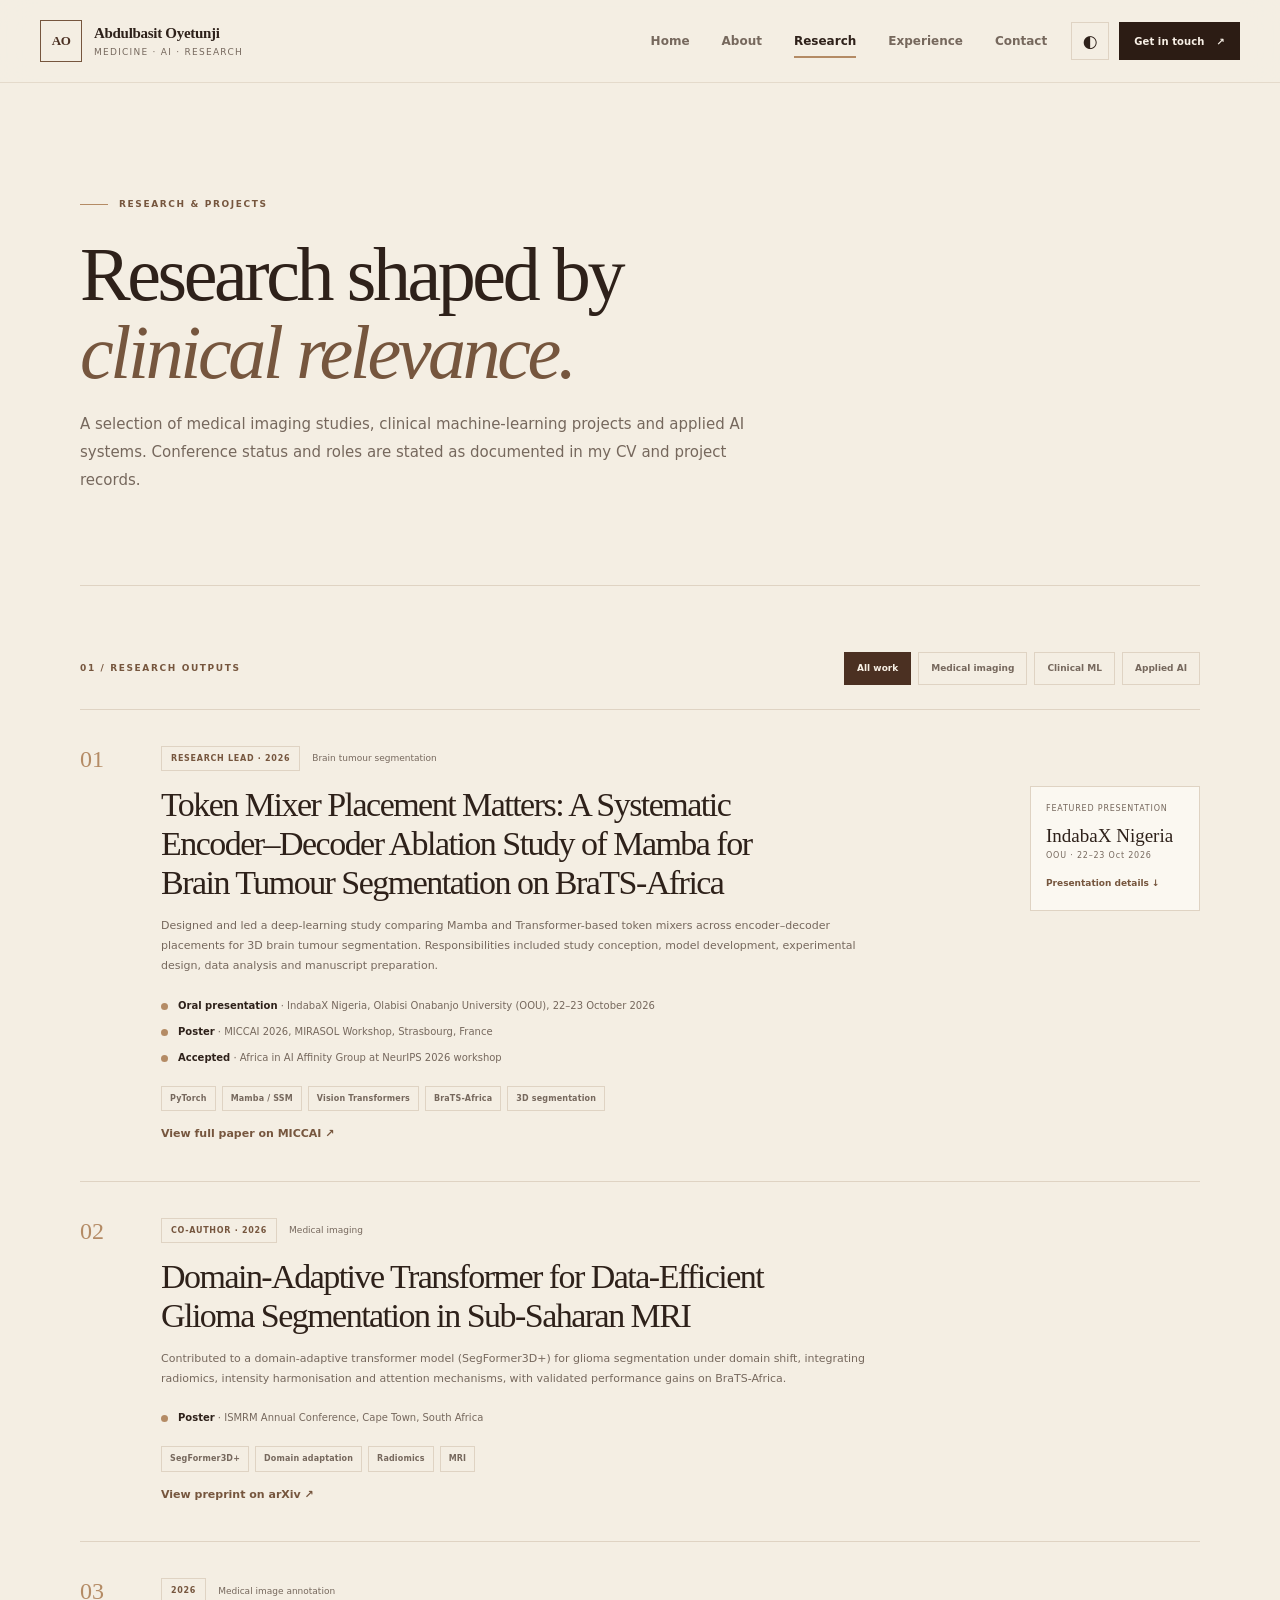
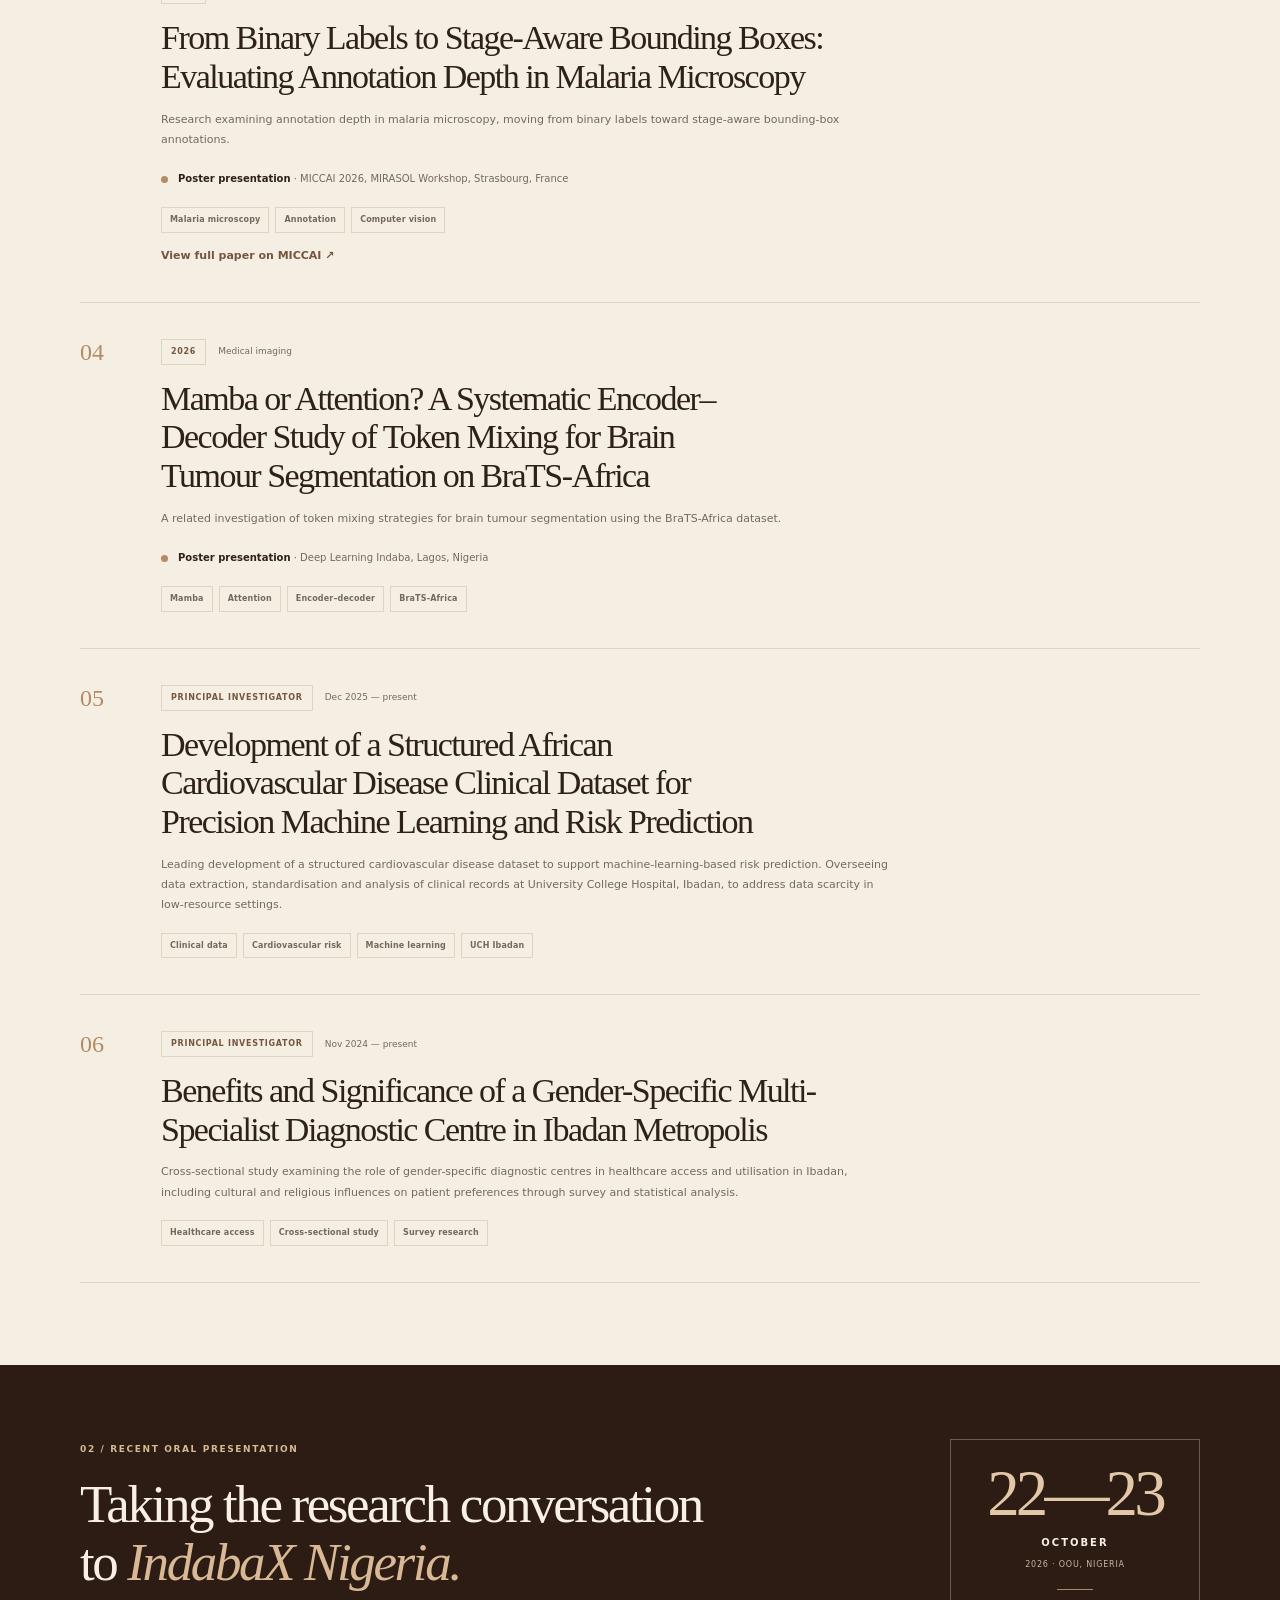
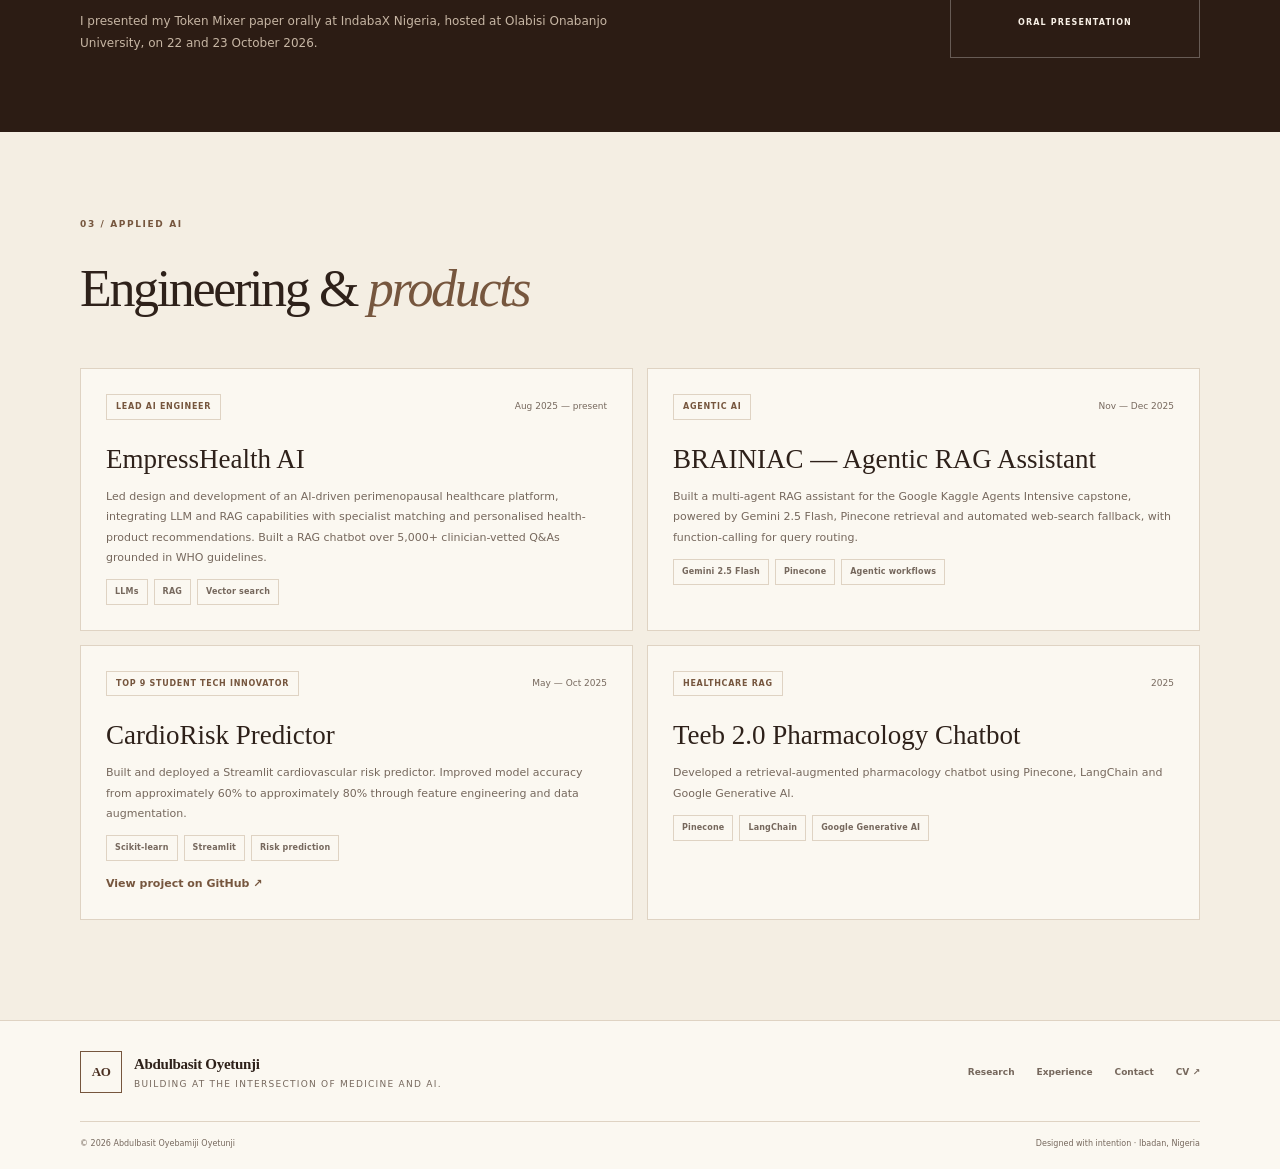
<file: research.html>
<!doctype html>
<html lang="en">
<head>
  <meta charset="utf-8">
  <meta name="viewport" content="width=device-width, initial-scale=1">
  <meta name="theme-color" content="#f4eee3">
  <meta name="description" content="Medical imaging research, clinical machine learning projects and applied healthcare AI by Abdulbasit Oyetunji.">
  <meta property="og:type" content="website">
  <meta property="og:title" content="Research & Projects | Abdulbasit Oyetunji">
  <meta property="og:description" content="Medical imaging research, clinical machine learning projects and applied healthcare AI by Abdulbasit Oyetunji.">
  <title>Research & Projects | Abdulbasit Oyetunji</title>
  <link rel="icon" type="image/svg+xml" href="assets/favicon.svg">
  <link rel="stylesheet" href="styles.css">
  
</head>
<body>
  <a class="skip-link" href="#main">Skip to content</a>
  <div class="site-shell">
    <header class="site-header">
      <div class="header-inner">
        <a class="brand" href="index.html" aria-label="Abdulbasit Oyetunji, home">
          <span class="brand-mark">AO</span>
          <span class="brand-copy"><strong>Abdulbasit Oyetunji</strong><small>Medicine · AI · Research</small></span>
        </a>
        <nav class="desktop-nav" aria-label="Primary navigation"><a class="nav-link" href="index.html">Home</a><a class="nav-link" href="about.html">About</a><a class="nav-link is-active" href="research.html" aria-current="page">Research</a><a class="nav-link" href="experience.html">Experience</a><a class="nav-link" href="contact.html">Contact</a></nav>
        <div class="header-actions">
          <button class="icon-button theme-toggle" type="button" aria-label="Toggle colour theme" title="Toggle colour theme"><span class="theme-glyph" aria-hidden="true">◐</span></button>
          <a class="button button-small button-dark header-cta" href="contact.html">Get in touch <span aria-hidden="true">↗</span></a>
          <button class="icon-button menu-toggle" type="button" aria-label="Open navigation" aria-expanded="false" aria-controls="mobile-nav"><span class="menu-glyph" aria-hidden="true">☰</span></button>
        </div>
      </div>
      <nav class="mobile-nav" id="mobile-nav" aria-label="Mobile navigation" hidden><a class="nav-link" href="index.html">Home</a><a class="nav-link" href="about.html">About</a><a class="nav-link is-active" href="research.html" aria-current="page">Research</a><a class="nav-link" href="experience.html">Experience</a><a class="nav-link" href="contact.html">Contact</a><a class="mobile-nav-cta" href="contact.html">Get in touch ↗</a></nav>
    </header>
    <main id="main">
<section class="page-hero section-wrap" data-reveal><div class="eyebrow"><span class="eyebrow-line"></span> RESEARCH &amp; PROJECTS</div><h1>Research shaped by <em>clinical relevance.</em></h1><p class="page-lede">A selection of medical imaging studies, clinical machine-learning projects and applied AI systems. Conference status and roles are stated as documented in my CV and project records.</p></section>
<section class="research-section section-wrap"><div class="research-toolbar"><div class="section-label">01 / RESEARCH OUTPUTS</div><div class="filter-row" role="group" aria-label="Filter research projects"><button class="filter-button is-selected" data-filter="all" type="button">All work</button><button class="filter-button" data-filter="imaging" type="button">Medical imaging</button><button class="filter-button" data-filter="clinical" type="button">Clinical ML</button><button class="filter-button" data-filter="ai" type="button">Applied AI</button></div></div>
<div class="research-list">
<article class="research-item research-highlight" id="token-mixer" data-category="imaging" data-reveal><div class="research-index">01</div><div class="research-content"><div class="research-meta"><span class="pill">Research Lead · 2026</span><span>Brain tumour segmentation</span></div><h2>Token Mixer Placement Matters: A Systematic Encoder–Decoder Ablation Study of Mamba for Brain Tumour Segmentation on BraTS-Africa</h2><p>Designed and led a deep-learning study comparing Mamba and Transformer-based token mixers across encoder–decoder placements for 3D brain tumour segmentation. Responsibilities included study conception, model development, experimental design, data analysis and manuscript preparation.</p><div class="status-list"><div><span class="status-dot"></span><span><strong>Oral presentation</strong> · IndabaX Nigeria, Olabisi Onabanjo University (OOU), 22–23 October 2026</span></div><div><span class="status-dot"></span><span><strong>Poster</strong> · MICCAI 2026, MIRASOL Workshop, Strasbourg, France</span></div><div><span class="status-dot"></span><span><strong>Accepted</strong> · Africa in AI Affinity Group at NeurIPS 2026 workshop</span></div></div><div class="tag-row"><span>PyTorch</span><span>Mamba / SSM</span><span>Vision Transformers</span><span>BraTS-Africa</span><span>3D segmentation</span></div><p class="resource-link"><a href="https://papers.miccai.org/miccai-2026-sat/MIRASOL_046.html" target="_blank" rel="noopener">View full paper on MICCAI ↗</a></p></div><div class="research-side-note"><span>FEATURED PRESENTATION</span><strong>IndabaX Nigeria</strong><small>OOU · 22–23 Oct 2026</small><a href="#indaba-x">Presentation details ↓</a></div></article>
<article class="research-item" id="domain-adaptation" data-category="imaging" data-reveal><div class="research-index">02</div><div class="research-content"><div class="research-meta"><span class="pill">Co-author · 2026</span><span>Medical imaging</span></div><h2>Domain-Adaptive Transformer for Data-Efficient Glioma Segmentation in Sub-Saharan MRI</h2><p>Contributed to a domain-adaptive transformer model (SegFormer3D+) for glioma segmentation under domain shift, integrating radiomics, intensity harmonisation and attention mechanisms, with validated performance gains on BraTS-Africa.</p><div class="status-list"><div><span class="status-dot"></span><span><strong>Poster</strong> · ISMRM Annual Conference, Cape Town, South Africa</span></div></div><div class="tag-row"><span>SegFormer3D+</span><span>Domain adaptation</span><span>Radiomics</span><span>MRI</span></div><p class="resource-link"><a href="https://arxiv.org/abs/2511.02928" target="_blank" rel="noopener">View preprint on arXiv ↗</a></p></div></article>
<article class="research-item" id="malaria-annotations" data-category="imaging" data-reveal><div class="research-index">03</div><div class="research-content"><div class="research-meta"><span class="pill">2026</span><span>Medical image annotation</span></div><h2>From Binary Labels to Stage-Aware Bounding Boxes: Evaluating Annotation Depth in Malaria Microscopy</h2><p>Research examining annotation depth in malaria microscopy, moving from binary labels toward stage-aware bounding-box annotations.</p><div class="status-list"><div><span class="status-dot"></span><span><strong>Poster presentation</strong> · MICCAI 2026, MIRASOL Workshop, Strasbourg, France</span></div></div><div class="tag-row"><span>Malaria microscopy</span><span>Annotation</span><span>Computer vision</span></div><p class="resource-link"><a href="https://papers.miccai.org/miccai-2026-sat/MIRASOL_045.html" target="_blank" rel="noopener">View full paper on MICCAI ↗</a></p></div></article>
<article class="research-item" data-category="imaging" data-reveal><div class="research-index">04</div><div class="research-content"><div class="research-meta"><span class="pill">2026</span><span>Medical imaging</span></div><h2>Mamba or Attention? A Systematic Encoder–Decoder Study of Token Mixing for Brain Tumour Segmentation on BraTS-Africa</h2><p>A related investigation of token mixing strategies for brain tumour segmentation using the BraTS-Africa dataset.</p><div class="status-list"><div><span class="status-dot"></span><span><strong>Poster presentation</strong> · Deep Learning Indaba, Lagos, Nigeria</span></div></div><div class="tag-row"><span>Mamba</span><span>Attention</span><span>Encoder–decoder</span><span>BraTS-Africa</span></div></div></article>
<article class="research-item" id="cardiovascular-dataset" data-category="clinical" data-reveal><div class="research-index">05</div><div class="research-content"><div class="research-meta"><span class="pill">Principal Investigator</span><span>Dec 2025 — present</span></div><h2>Development of a Structured African Cardiovascular Disease Clinical Dataset for Precision Machine Learning and Risk Prediction</h2><p>Leading development of a structured cardiovascular disease dataset to support machine-learning-based risk prediction. Overseeing data extraction, standardisation and analysis of clinical records at University College Hospital, Ibadan, to address data scarcity in low-resource settings.</p><div class="tag-row"><span>Clinical data</span><span>Cardiovascular risk</span><span>Machine learning</span><span>UCH Ibadan</span></div></div></article>
<article class="research-item" data-category="clinical" data-reveal><div class="research-index">06</div><div class="research-content"><div class="research-meta"><span class="pill">Principal Investigator</span><span>Nov 2024 — present</span></div><h2>Benefits and Significance of a Gender-Specific Multi-Specialist Diagnostic Centre in Ibadan Metropolis</h2><p>Cross-sectional study examining the role of gender-specific diagnostic centres in healthcare access and utilisation in Ibadan, including cultural and religious influences on patient preferences through survey and statistical analysis.</p><div class="tag-row"><span>Healthcare access</span><span>Cross-sectional study</span><span>Survey research</span></div></div></article>
</div></section>
<section class="indaba-feature" id="indaba-x"><div class="section-wrap indaba-inner" data-reveal><div><div class="section-label light-label">02 / RECENT ORAL PRESENTATION</div><h2>Taking the research conversation to <em>IndabaX Nigeria.</em></h2><p>I presented my Token Mixer paper orally at IndabaX Nigeria, hosted at Olabisi Onabanjo University, on 22 and 23 October 2026.</p></div><div class="indaba-date-card"><span>22—23</span><strong>OCTOBER</strong><small>2026 · OOU, NIGERIA</small><div class="date-rule"></div><b>ORAL PRESENTATION</b></div></div></section>
<section class="projects-section section-wrap"><div class="section-heading" data-reveal><div><div class="section-label">03 / APPLIED AI</div><h2>Engineering &amp; <em>products</em></h2></div></div><div class="project-grid">
<article class="project-tile" data-category="ai" data-reveal><div class="project-top"><span class="pill">Lead AI Engineer</span><span>Aug 2025 — present</span></div><h3>EmpressHealth AI</h3><p>Led design and development of an AI-driven perimenopausal healthcare platform, integrating LLM and RAG capabilities with specialist matching and personalised health-product recommendations. Built a RAG chatbot over 5,000+ clinician-vetted Q&As grounded in WHO guidelines.</p><div class="tag-row"><span>LLMs</span><span>RAG</span><span>Vector search</span></div></article>
<article class="project-tile" data-category="ai" data-reveal><div class="project-top"><span class="pill">Agentic AI</span><span>Nov — Dec 2025</span></div><h3>BRAINIAC — Agentic RAG Assistant</h3><p>Built a multi-agent RAG assistant for the Google Kaggle Agents Intensive capstone, powered by Gemini 2.5 Flash, Pinecone retrieval and automated web-search fallback, with function-calling for query routing.</p><div class="tag-row"><span>Gemini 2.5 Flash</span><span>Pinecone</span><span>Agentic workflows</span></div></article>
<article class="project-tile" data-category="clinical" data-reveal><div class="project-top"><span class="pill">Top 9 Student Tech Innovator</span><span>May — Oct 2025</span></div><h3>CardioRisk Predictor</h3><p>Built and deployed a Streamlit cardiovascular risk predictor. Improved model accuracy from approximately 60% to approximately 80% through feature engineering and data augmentation.</p><div class="tag-row"><span>Scikit-learn</span><span>Streamlit</span><span>Risk prediction</span></div><p class="resource-link"><a href="https://github.com/Abdulbasit4422/Cardiovascular-Disease-Prediction-Model" target="_blank" rel="noopener">View project on GitHub ↗</a></p></article>
<article class="project-tile" data-category="ai" data-reveal><div class="project-top"><span class="pill">Healthcare RAG</span><span>2025</span></div><h3>Teeb 2.0 Pharmacology Chatbot</h3><p>Developed a retrieval-augmented pharmacology chatbot using Pinecone, LangChain and Google Generative AI.</p><div class="tag-row"><span>Pinecone</span><span>LangChain</span><span>Google Generative AI</span></div></article>
</div></section>
</main>
    <footer class="site-footer">
      <div class="footer-top">
        <a class="brand footer-brand" href="index.html"><span class="brand-mark">AO</span><span class="brand-copy"><strong>Abdulbasit Oyetunji</strong><small>Building at the intersection of medicine and AI.</small></span></a>
        <div class="footer-links"><a href="research.html">Research</a><a href="experience.html">Experience</a><a href="contact.html">Contact</a><a href="assets/Abdulbasit_Oyetunji_CV.pdf" target="_blank" rel="noopener">CV ↗</a></div>
      </div>
      <div class="footer-bottom"><span>© <span data-year>2026</span> Abdulbasit Oyebamiji Oyetunji</span><span>Designed with intention · Ibadan, Nigeria</span></div>
    </footer>
  </div>
  <script src="script.js"></script>
</body>
</html>
</file>
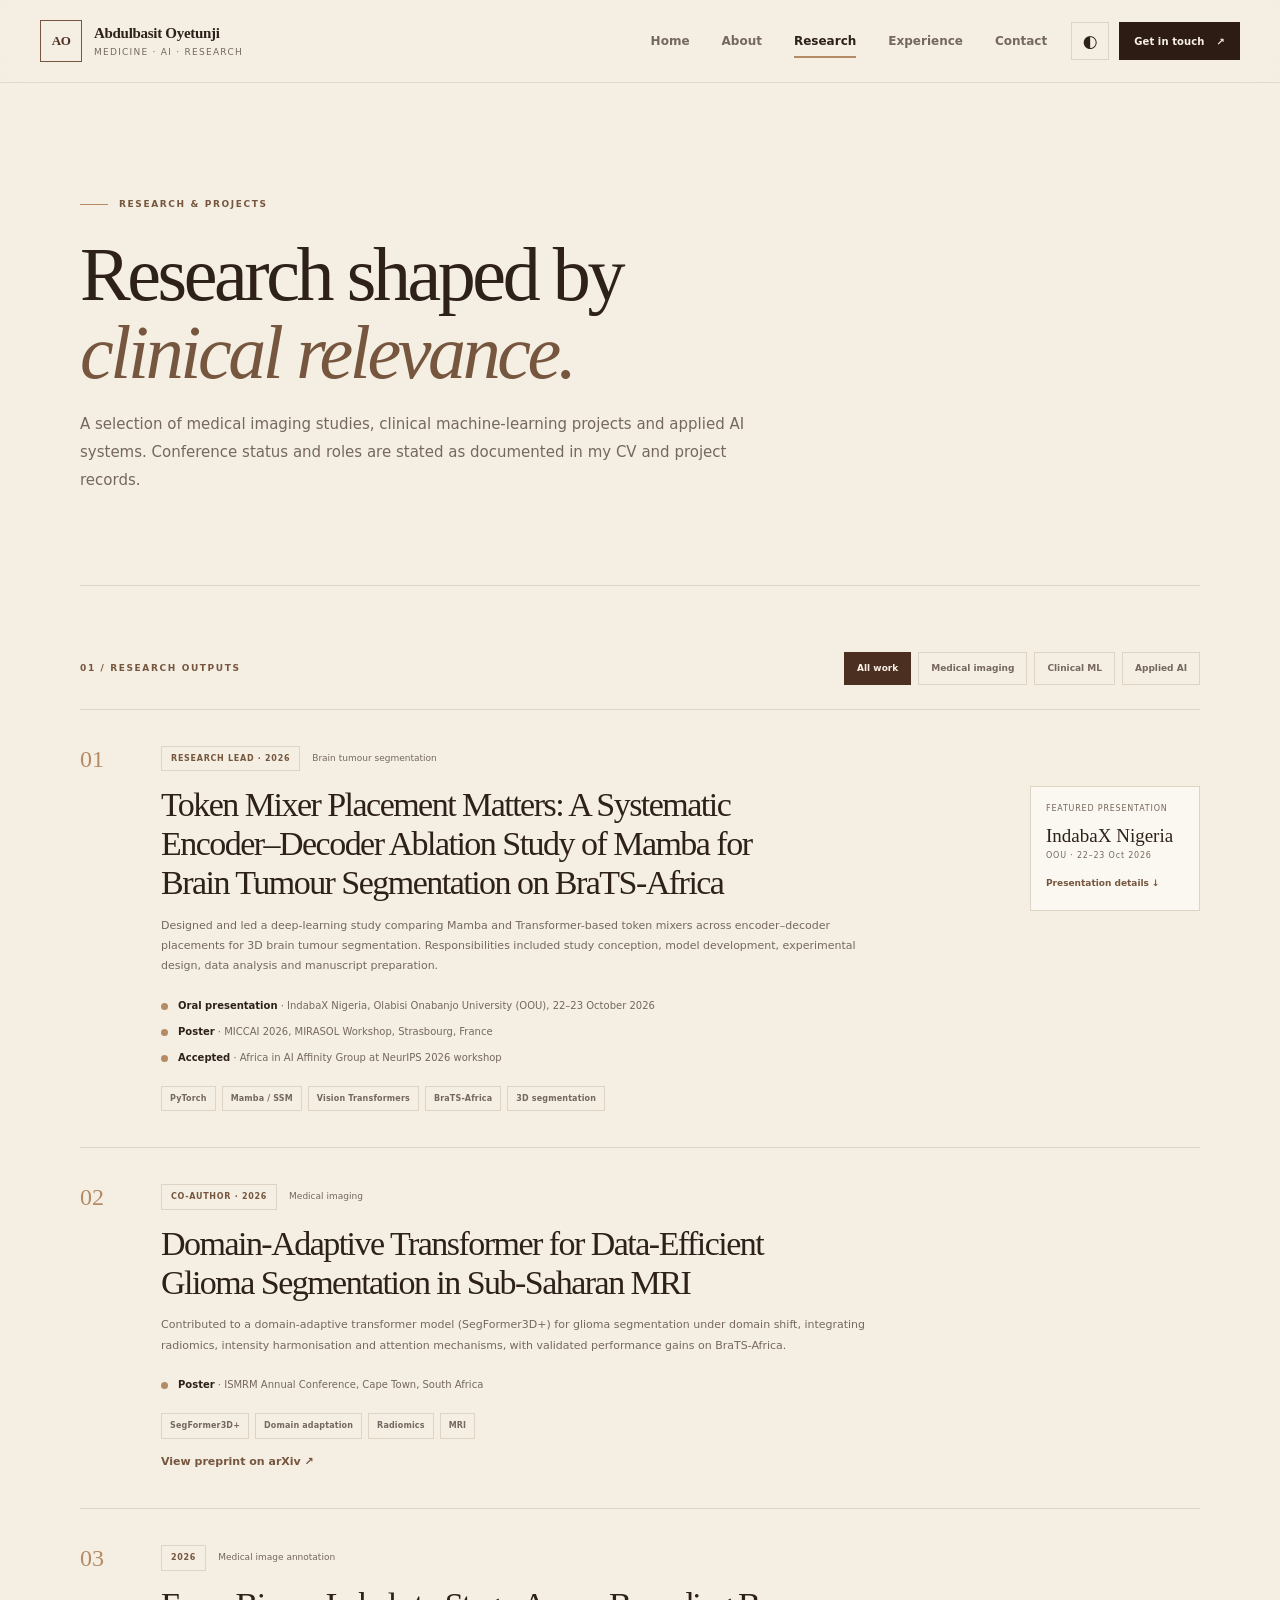
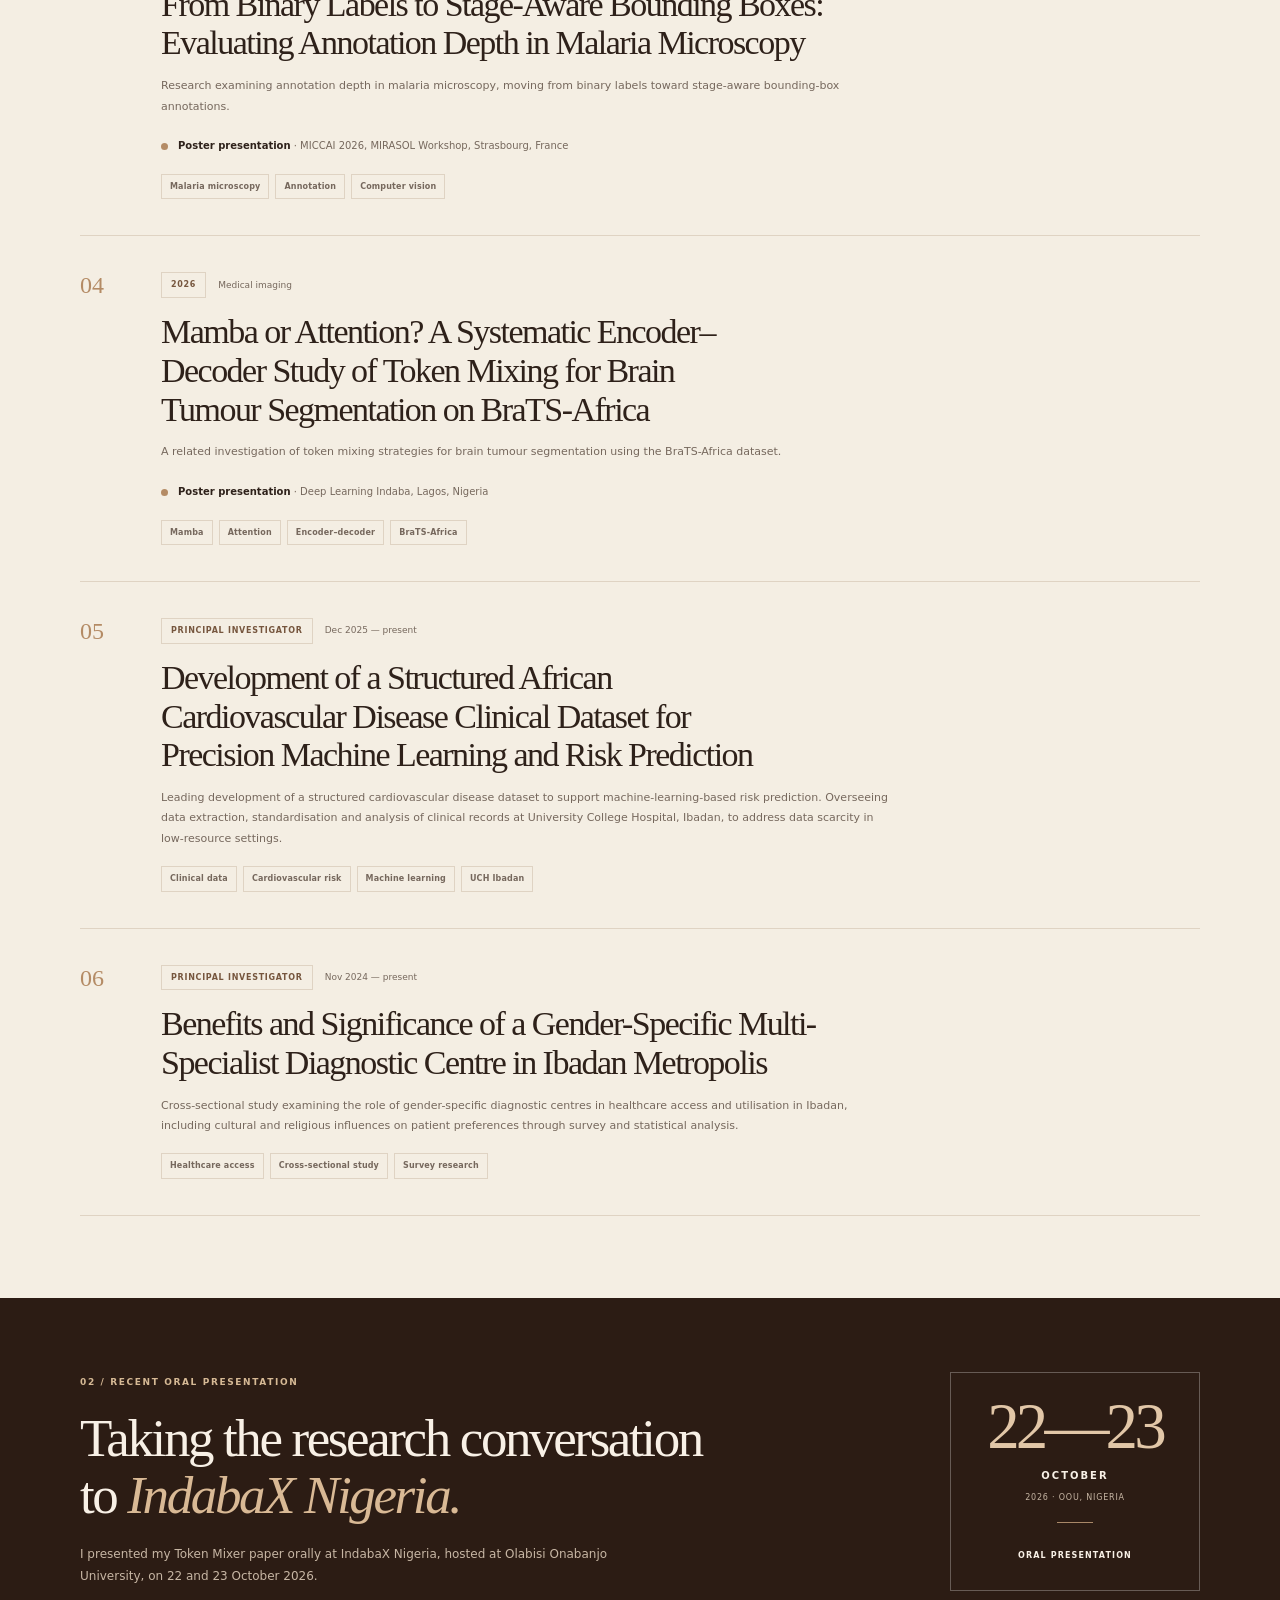
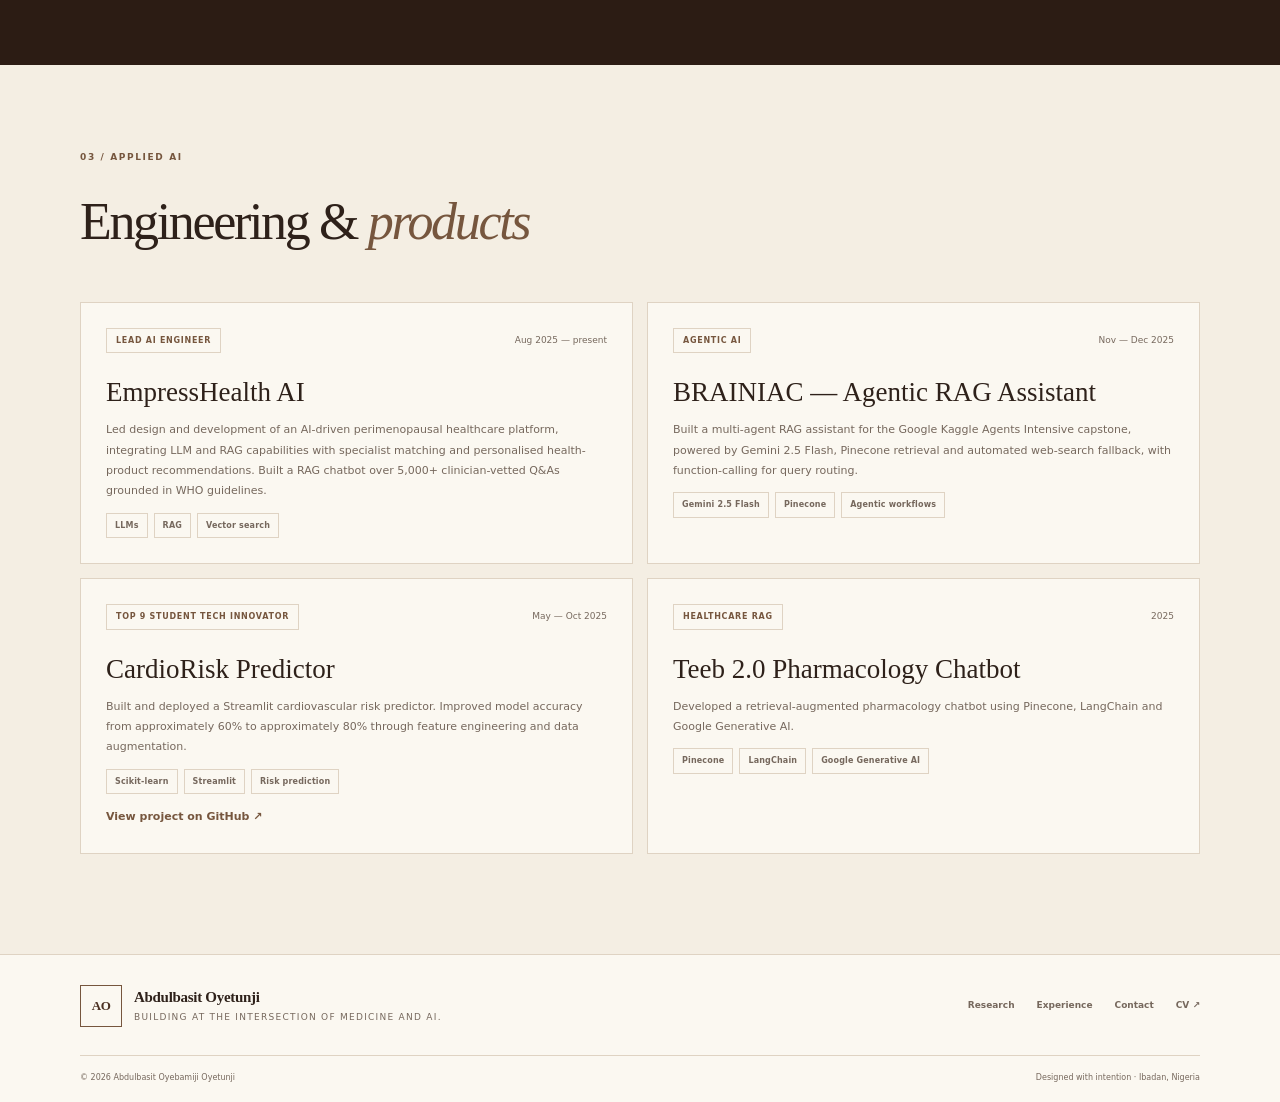
<file: abdulbasit-portfolio/research.html>
<!doctype html>
<html lang="en">
<head>
  <meta charset="utf-8">
  <meta name="viewport" content="width=device-width, initial-scale=1">
  <meta name="theme-color" content="#f4eee3">
  <meta name="description" content="Medical imaging research, clinical machine learning projects and applied healthcare AI by Abdulbasit Oyetunji.">
  <meta property="og:type" content="website">
  <meta property="og:title" content="Research & Projects | Abdulbasit Oyetunji">
  <meta property="og:description" content="Medical imaging research, clinical machine learning projects and applied healthcare AI by Abdulbasit Oyetunji.">
  <title>Research & Projects | Abdulbasit Oyetunji</title>
  <link rel="icon" type="image/svg+xml" href="assets/favicon.svg">
  <link rel="stylesheet" href="styles.css">
  
</head>
<body>
  <a class="skip-link" href="#main">Skip to content</a>
  <div class="site-shell">
    <header class="site-header">
      <div class="header-inner">
        <a class="brand" href="index.html" aria-label="Abdulbasit Oyetunji, home">
          <span class="brand-mark">AO</span>
          <span class="brand-copy"><strong>Abdulbasit Oyetunji</strong><small>Medicine · AI · Research</small></span>
        </a>
        <nav class="desktop-nav" aria-label="Primary navigation"><a class="nav-link" href="index.html">Home</a><a class="nav-link" href="about.html">About</a><a class="nav-link is-active" href="research.html" aria-current="page">Research</a><a class="nav-link" href="experience.html">Experience</a><a class="nav-link" href="contact.html">Contact</a></nav>
        <div class="header-actions">
          <button class="icon-button theme-toggle" type="button" aria-label="Toggle colour theme" title="Toggle colour theme"><span class="theme-glyph" aria-hidden="true">◐</span></button>
          <a class="button button-small button-dark header-cta" href="contact.html">Get in touch <span aria-hidden="true">↗</span></a>
          <button class="icon-button menu-toggle" type="button" aria-label="Open navigation" aria-expanded="false" aria-controls="mobile-nav"><span class="menu-glyph" aria-hidden="true">☰</span></button>
        </div>
      </div>
      <nav class="mobile-nav" id="mobile-nav" aria-label="Mobile navigation" hidden><a class="nav-link" href="index.html">Home</a><a class="nav-link" href="about.html">About</a><a class="nav-link is-active" href="research.html" aria-current="page">Research</a><a class="nav-link" href="experience.html">Experience</a><a class="nav-link" href="contact.html">Contact</a><a class="mobile-nav-cta" href="contact.html">Get in touch ↗</a></nav>
    </header>
    <main id="main">
<section class="page-hero section-wrap" data-reveal><div class="eyebrow"><span class="eyebrow-line"></span> RESEARCH &amp; PROJECTS</div><h1>Research shaped by <em>clinical relevance.</em></h1><p class="page-lede">A selection of medical imaging studies, clinical machine-learning projects and applied AI systems. Conference status and roles are stated as documented in my CV and project records.</p></section>
<section class="research-section section-wrap"><div class="research-toolbar"><div class="section-label">01 / RESEARCH OUTPUTS</div><div class="filter-row" role="group" aria-label="Filter research projects"><button class="filter-button is-selected" data-filter="all" type="button">All work</button><button class="filter-button" data-filter="imaging" type="button">Medical imaging</button><button class="filter-button" data-filter="clinical" type="button">Clinical ML</button><button class="filter-button" data-filter="ai" type="button">Applied AI</button></div></div>
<div class="research-list">
<article class="research-item research-highlight" id="token-mixer" data-category="imaging" data-reveal><div class="research-index">01</div><div class="research-content"><div class="research-meta"><span class="pill">Research Lead · 2026</span><span>Brain tumour segmentation</span></div><h2>Token Mixer Placement Matters: A Systematic Encoder–Decoder Ablation Study of Mamba for Brain Tumour Segmentation on BraTS-Africa</h2><p>Designed and led a deep-learning study comparing Mamba and Transformer-based token mixers across encoder–decoder placements for 3D brain tumour segmentation. Responsibilities included study conception, model development, experimental design, data analysis and manuscript preparation.</p><div class="status-list"><div><span class="status-dot"></span><span><strong>Oral presentation</strong> · IndabaX Nigeria, Olabisi Onabanjo University (OOU), 22–23 October 2026</span></div><div><span class="status-dot"></span><span><strong>Poster</strong> · MICCAI 2026, MIRASOL Workshop, Strasbourg, France</span></div><div><span class="status-dot"></span><span><strong>Accepted</strong> · Africa in AI Affinity Group at NeurIPS 2026 workshop</span></div></div><div class="tag-row"><span>PyTorch</span><span>Mamba / SSM</span><span>Vision Transformers</span><span>BraTS-Africa</span><span>3D segmentation</span></div></div><div class="research-side-note"><span>FEATURED PRESENTATION</span><strong>IndabaX Nigeria</strong><small>OOU · 22–23 Oct 2026</small><a href="#indaba-x">Presentation details ↓</a></div></article>
<article class="research-item" id="domain-adaptation" data-category="imaging" data-reveal><div class="research-index">02</div><div class="research-content"><div class="research-meta"><span class="pill">Co-author · 2026</span><span>Medical imaging</span></div><h2>Domain-Adaptive Transformer for Data-Efficient Glioma Segmentation in Sub-Saharan MRI</h2><p>Contributed to a domain-adaptive transformer model (SegFormer3D+) for glioma segmentation under domain shift, integrating radiomics, intensity harmonisation and attention mechanisms, with validated performance gains on BraTS-Africa.</p><div class="status-list"><div><span class="status-dot"></span><span><strong>Poster</strong> · ISMRM Annual Conference, Cape Town, South Africa</span></div></div><div class="tag-row"><span>SegFormer3D+</span><span>Domain adaptation</span><span>Radiomics</span><span>MRI</span></div><p class="resource-link"><a href="https://arxiv.org/abs/2511.02928" target="_blank" rel="noopener">View preprint on arXiv ↗</a></p></div></article>
<article class="research-item" id="malaria-annotations" data-category="imaging" data-reveal><div class="research-index">03</div><div class="research-content"><div class="research-meta"><span class="pill">2026</span><span>Medical image annotation</span></div><h2>From Binary Labels to Stage-Aware Bounding Boxes: Evaluating Annotation Depth in Malaria Microscopy</h2><p>Research examining annotation depth in malaria microscopy, moving from binary labels toward stage-aware bounding-box annotations.</p><div class="status-list"><div><span class="status-dot"></span><span><strong>Poster presentation</strong> · MICCAI 2026, MIRASOL Workshop, Strasbourg, France</span></div></div><div class="tag-row"><span>Malaria microscopy</span><span>Annotation</span><span>Computer vision</span></div></div></article>
<article class="research-item" data-category="imaging" data-reveal><div class="research-index">04</div><div class="research-content"><div class="research-meta"><span class="pill">2026</span><span>Medical imaging</span></div><h2>Mamba or Attention? A Systematic Encoder–Decoder Study of Token Mixing for Brain Tumour Segmentation on BraTS-Africa</h2><p>A related investigation of token mixing strategies for brain tumour segmentation using the BraTS-Africa dataset.</p><div class="status-list"><div><span class="status-dot"></span><span><strong>Poster presentation</strong> · Deep Learning Indaba, Lagos, Nigeria</span></div></div><div class="tag-row"><span>Mamba</span><span>Attention</span><span>Encoder–decoder</span><span>BraTS-Africa</span></div></div></article>
<article class="research-item" id="cardiovascular-dataset" data-category="clinical" data-reveal><div class="research-index">05</div><div class="research-content"><div class="research-meta"><span class="pill">Principal Investigator</span><span>Dec 2025 — present</span></div><h2>Development of a Structured African Cardiovascular Disease Clinical Dataset for Precision Machine Learning and Risk Prediction</h2><p>Leading development of a structured cardiovascular disease dataset to support machine-learning-based risk prediction. Overseeing data extraction, standardisation and analysis of clinical records at University College Hospital, Ibadan, to address data scarcity in low-resource settings.</p><div class="tag-row"><span>Clinical data</span><span>Cardiovascular risk</span><span>Machine learning</span><span>UCH Ibadan</span></div></div></article>
<article class="research-item" data-category="clinical" data-reveal><div class="research-index">06</div><div class="research-content"><div class="research-meta"><span class="pill">Principal Investigator</span><span>Nov 2024 — present</span></div><h2>Benefits and Significance of a Gender-Specific Multi-Specialist Diagnostic Centre in Ibadan Metropolis</h2><p>Cross-sectional study examining the role of gender-specific diagnostic centres in healthcare access and utilisation in Ibadan, including cultural and religious influences on patient preferences through survey and statistical analysis.</p><div class="tag-row"><span>Healthcare access</span><span>Cross-sectional study</span><span>Survey research</span></div></div></article>
</div></section>
<section class="indaba-feature" id="indaba-x"><div class="section-wrap indaba-inner" data-reveal><div><div class="section-label light-label">02 / RECENT ORAL PRESENTATION</div><h2>Taking the research conversation to <em>IndabaX Nigeria.</em></h2><p>I presented my Token Mixer paper orally at IndabaX Nigeria, hosted at Olabisi Onabanjo University, on 22 and 23 October 2026.</p></div><div class="indaba-date-card"><span>22—23</span><strong>OCTOBER</strong><small>2026 · OOU, NIGERIA</small><div class="date-rule"></div><b>ORAL PRESENTATION</b></div></div></section>
<section class="projects-section section-wrap"><div class="section-heading" data-reveal><div><div class="section-label">03 / APPLIED AI</div><h2>Engineering &amp; <em>products</em></h2></div></div><div class="project-grid">
<article class="project-tile" data-category="ai" data-reveal><div class="project-top"><span class="pill">Lead AI Engineer</span><span>Aug 2025 — present</span></div><h3>EmpressHealth AI</h3><p>Led design and development of an AI-driven perimenopausal healthcare platform, integrating LLM and RAG capabilities with specialist matching and personalised health-product recommendations. Built a RAG chatbot over 5,000+ clinician-vetted Q&As grounded in WHO guidelines.</p><div class="tag-row"><span>LLMs</span><span>RAG</span><span>Vector search</span></div></article>
<article class="project-tile" data-category="ai" data-reveal><div class="project-top"><span class="pill">Agentic AI</span><span>Nov — Dec 2025</span></div><h3>BRAINIAC — Agentic RAG Assistant</h3><p>Built a multi-agent RAG assistant for the Google Kaggle Agents Intensive capstone, powered by Gemini 2.5 Flash, Pinecone retrieval and automated web-search fallback, with function-calling for query routing.</p><div class="tag-row"><span>Gemini 2.5 Flash</span><span>Pinecone</span><span>Agentic workflows</span></div></article>
<article class="project-tile" data-category="clinical" data-reveal><div class="project-top"><span class="pill">Top 9 Student Tech Innovator</span><span>May — Oct 2025</span></div><h3>CardioRisk Predictor</h3><p>Built and deployed a Streamlit cardiovascular risk predictor. Improved model accuracy from approximately 60% to approximately 80% through feature engineering and data augmentation.</p><div class="tag-row"><span>Scikit-learn</span><span>Streamlit</span><span>Risk prediction</span></div><p class="resource-link"><a href="https://github.com/Abdulbasit4422/Cardiovascular-Disease-Prediction-Model" target="_blank" rel="noopener">View project on GitHub ↗</a></p></article>
<article class="project-tile" data-category="ai" data-reveal><div class="project-top"><span class="pill">Healthcare RAG</span><span>2025</span></div><h3>Teeb 2.0 Pharmacology Chatbot</h3><p>Developed a retrieval-augmented pharmacology chatbot using Pinecone, LangChain and Google Generative AI.</p><div class="tag-row"><span>Pinecone</span><span>LangChain</span><span>Google Generative AI</span></div></article>
</div></section>
</main>
    <footer class="site-footer">
      <div class="footer-top">
        <a class="brand footer-brand" href="index.html"><span class="brand-mark">AO</span><span class="brand-copy"><strong>Abdulbasit Oyetunji</strong><small>Building at the intersection of medicine and AI.</small></span></a>
        <div class="footer-links"><a href="research.html">Research</a><a href="experience.html">Experience</a><a href="contact.html">Contact</a><a href="assets/Abdulbasit_Oyetunji_CV.pdf" target="_blank" rel="noopener">CV ↗</a></div>
      </div>
      <div class="footer-bottom"><span>© <span data-year>2026</span> Abdulbasit Oyebamiji Oyetunji</span><span>Designed with intention · Ibadan, Nigeria</span></div>
    </footer>
  </div>
  <script src="script.js"></script>
</body>
</html>
</file>
<file: styles.css>
/* Abdulbasit Oyetunji — editorial portfolio */
:root {
  color-scheme: light;
  --cream: #f4eee3;
  --paper: #fbf8f1;
  --paper-deep: #eee5d7;
  --ink: #2e211a;
  --muted: #76685d;
  --line: #dfd3c3;
  --brown: #4b3022;
  --brown-deep: #2c1c14;
  --brown-soft: #76563e;
  --tan: #b48b65;
  --tan-light: #d9c2a6;
  --white: #fffdf8;
  --serif: Georgia, "Times New Roman", serif;
  --sans: Inter, ui-sans-serif, system-ui, -apple-system, BlinkMacSystemFont, "Segoe UI", sans-serif;
  --radius: 4px;
  --shadow: 0 20px 60px rgba(56, 37, 24, .08);
}
:root[data-theme="dark"] {
  color-scheme: dark;
  --cream: #211812;
  --paper: #2b2019;
  --paper-deep: #39291f;
  --ink: #f0e7d9;
  --muted: #c1b09d;
  --line: #514034;
  --brown: #d8b994;
  --brown-deep: #140e0a;
  --brown-soft: #c4a17d;
  --tan: #b48b65;
  --tan-light: #73563f;
  --white: #30231b;
  --shadow: 0 20px 60px rgba(0, 0, 0, .2);
}
* { box-sizing: border-box; }
html { scroll-behavior: smooth; scroll-padding-top: 90px; }
body { margin: 0; background: var(--cream); color: var(--ink); font-family: var(--sans); font-size: 15px; line-height: 1.7; -webkit-font-smoothing: antialiased; }
a { color: inherit; text-decoration: none; }
button { font: inherit; }
::selection { background: var(--tan-light); color: var(--brown-deep); }
.site-shell { min-height: 100vh; overflow: hidden; }
.skip-link { position: absolute; left: 16px; top: -50px; z-index: 100; padding: 10px 14px; background: var(--brown-deep); color: #fff; }
.skip-link:focus { top: 12px; }
.site-header { position: sticky; top: 0; z-index: 40; background: color-mix(in srgb, var(--cream) 92%, transparent); border-bottom: 1px solid color-mix(in srgb, var(--line) 75%, transparent); backdrop-filter: blur(16px); }
.header-inner { width: min(1200px, calc(100% - 64px)); min-height: 82px; margin: 0 auto; display: flex; align-items: center; justify-content: space-between; gap: 24px; }
.brand { display: inline-flex; align-items: center; gap: 12px; flex-shrink: 0; }
.brand-mark { width: 42px; height: 42px; display: grid; place-items: center; border: 1px solid var(--brown-soft); color: var(--brown); font: 700 13px var(--serif); letter-spacing: -.04em; }
.brand-copy { display: grid; line-height: 1.25; }
.brand-copy strong { font-family: var(--serif); font-size: 15px; font-weight: 600; letter-spacing: -.02em; }
.brand-copy small { margin-top: 5px; color: var(--muted); font-size: 9px; text-transform: uppercase; letter-spacing: .14em; }
.desktop-nav { display: flex; align-items: center; gap: clamp(18px, 2.5vw, 34px); margin-left: auto; }
.nav-link { position: relative; padding: 8px 0; color: var(--muted); font-size: 12px; font-weight: 600; transition: color .2s ease; }
.nav-link:hover, .nav-link.is-active { color: var(--ink); }
.nav-link.is-active::after { position: absolute; content: ""; height: 2px; left: 0; right: 0; bottom: 1px; background: var(--tan); }
.header-actions { display: flex; align-items: center; gap: 10px; }
.icon-button { width: 38px; height: 38px; display: inline-grid; place-items: center; border: 1px solid var(--line); color: var(--ink); background: transparent; cursor: pointer; transition: background .2s ease, border .2s ease; }
.icon-button:hover { background: var(--paper-deep); border-color: var(--tan); }
.theme-glyph { font-size: 17px; line-height: 1; }
.menu-toggle { display: none; }
.mobile-nav { width: min(1200px, calc(100% - 32px)); margin: 0 auto 14px; padding: 12px; border: 1px solid var(--line); background: var(--paper); box-shadow: var(--shadow); }
.mobile-nav:not([hidden]) { display: grid; }
.mobile-nav .nav-link { padding: 12px; }
.mobile-nav .nav-link.is-active::after { display: none; }
.mobile-nav-cta { margin: 8px 0 0; padding: 12px; background: var(--brown-deep); color: #f7f0e7; text-align: center; font-size: 12px; font-weight: 700; }
.button { min-height: 48px; display: inline-flex; align-items: center; justify-content: center; gap: 20px; padding: 0 20px; border: 1px solid transparent; font-size: 11px; font-weight: 700; letter-spacing: .01em; transition: transform .2s ease, background .2s ease, border .2s ease; }
.button:hover { transform: translateY(-2px); }
.button-small { min-height: 38px; padding: 0 14px; gap: 12px; font-size: 10px; }
.button-dark { color: #f8f0e6; background: var(--brown-deep); }
.button-dark:hover { background: var(--brown-soft); }
.button-outline { border-color: var(--line); color: var(--ink); background: transparent; }
.button-outline:hover { border-color: var(--brown-soft); background: var(--paper); }
.button-cream { background: #f6eee1; color: #352218; }
.button-cream:hover { background: #fffaf1; }
.button-ghost-light { border-color: rgba(255,255,255,.35); color: #fbf5ea; background: transparent; }
.button-ghost-light:hover { background: rgba(255,255,255,.1); }
.section-wrap { width: min(1120px, calc(100% - 64px)); margin-right: auto; margin-left: auto; }
.hero { display: grid; grid-template-columns: 1.05fr .95fr; align-items: center; gap: clamp(36px, 6vw, 86px); padding-top: clamp(74px, 9vw, 124px); padding-bottom: 84px; }
.eyebrow, .section-label { display: flex; align-items: center; gap: 11px; color: var(--brown-soft); font-size: 9px; font-weight: 800; letter-spacing: .18em; text-transform: uppercase; }
.eyebrow-line { width: 28px; height: 1px; background: var(--tan); }
h1, h2, h3, p { margin-top: 0; }
h1, h2, h3 { text-wrap: balance; }
h1, h2 { font-family: var(--serif); font-weight: 400; letter-spacing: -.045em; }
.hero h1 { max-width: 650px; margin: 25px 0 23px; font-size: clamp(48px, 6.2vw, 79px); line-height: .99; }
h1 em, h2 em { color: var(--brown-soft); font-weight: 400; }
.hero-lede { max-width: 550px; color: var(--muted); font-size: 15px; line-height: 1.85; }
.hero-tags, .tag-row { display: flex; flex-wrap: wrap; gap: 8px; }
.hero-tags { margin: 25px 0 29px; }
.hero-tags span, .tag-row span { padding: 6px 10px; border: 1px solid var(--line); color: var(--muted); font-size: 9px; font-weight: 700; letter-spacing: .02em; }
.hero-actions { display: flex; flex-wrap: wrap; gap: 10px; }
.hero-social { display: flex; flex-wrap: wrap; gap: 23px; margin-top: 38px; color: var(--muted); font-size: 10px; font-weight: 700; }
.hero-social a:hover, .text-link:hover { color: var(--brown-soft); }
.hero-art { position: relative; min-height: 455px; padding: 20px 22px 16px; border: 1px solid var(--line); background: var(--paper-deep); box-shadow: var(--shadow); }
.art-topline, .art-bottomline { display: flex; justify-content: space-between; color: var(--muted); font-size: 8px; font-weight: 800; letter-spacing: .15em; }
.art-visual { position: relative; height: 390px; }
.neural-art { width: 100%; height: 100%; }
.art-caption { position: absolute; right: 0; bottom: 6px; display: grid; grid-template-columns: 8px 1fr; align-items: center; column-gap: 9px; min-width: 210px; padding: 12px 15px; border: 1px solid var(--line); background: var(--paper); box-shadow: 0 8px 30px rgba(56,37,24,.08); }
.art-caption span:nth-child(2) { color: var(--muted); font-size: 8px; letter-spacing: .13em; text-transform: uppercase; }
.art-caption strong { grid-column: 2; margin-top: 2px; font-family: var(--serif); font-size: 13px; font-weight: 500; }
.caption-dot, .status-dot { width: 7px; height: 7px; border-radius: 50%; background: var(--tan); }
.announcement-band { background: var(--brown-deep); color: #f8f0e6; }
.announcement-inner { width: min(1120px, calc(100% - 64px)); min-height: 92px; margin: 0 auto; display: grid; grid-template-columns: 150px 1fr 32px; align-items: center; gap: 25px; }
.announcement-kicker { color: #c7a987; font-size: 8px; font-weight: 800; letter-spacing: .17em; }
.announcement-inner div { display: grid; gap: 3px; }
.announcement-inner strong { font-family: var(--serif); font-size: 17px; font-weight: 400; }
.announcement-inner div span { color: #c7b6a4; font-size: 10px; }
.announcement-inner > a { display: grid; place-items: center; width: 30px; height: 30px; border: 1px solid rgba(255,255,255,.3); }
.intro-section { padding-top: 106px; padding-bottom: 105px; }
.intro-content { display: grid; grid-template-columns: 1.1fr .9fr; gap: 70px; padding-top: 25px; }
.intro-content h2 { max-width: 600px; margin: 0; font-size: clamp(36px, 4.4vw, 56px); line-height: 1.12; }
.intro-content p { max-width: 460px; color: var(--muted); font-size: 13px; line-height: 1.9; }
.text-link { display: inline-flex; align-items: center; gap: 12px; margin-top: 13px; color: var(--ink); font-size: 11px; font-weight: 800; transition: color .2s ease; }
.feature-section { padding: 86px 0 95px; background: var(--paper); border-top: 1px solid var(--line); border-bottom: 1px solid var(--line); }
.section-heading { display: flex; align-items: end; justify-content: space-between; gap: 24px; margin-bottom: 35px; }
.section-heading h2 { margin: 13px 0 0; font-size: clamp(37px, 4.4vw, 52px); }
.section-heading .text-link { margin: 0 0 8px; }
.feature-grid { display: grid; grid-template-columns: 1.15fr .85fr; gap: 16px; }
.feature-card { position: relative; min-height: 300px; padding: 27px 28px 22px; border: 1px solid var(--line); background: var(--cream); overflow: hidden; }
.feature-card-large { grid-row: span 2; min-height: 616px; background: var(--paper-deep); }
.feature-meta, .project-top { display: flex; justify-content: space-between; align-items: center; gap: 12px; color: var(--muted); font-size: 9px; }
.pill { display: inline-flex; padding: 5px 9px; border: 1px solid var(--line); color: var(--brown-soft); font-size: 8px; font-weight: 800; letter-spacing: .09em; text-transform: uppercase; }
.feature-number { margin-top: 45px; color: var(--tan); font: 400 40px var(--serif); opacity: .7; }
.feature-card h3 { max-width: 520px; margin: 13px 0; font: 400 clamp(24px, 2.5vw, 31px)/1.16 var(--serif); letter-spacing: -.03em; }
.feature-card:not(.feature-card-large) .feature-number { margin-top: 24px; font-size: 32px; }
.feature-card:not(.feature-card-large) h3 { font-size: 24px; }
.feature-card p { max-width: 520px; margin-bottom: 27px; color: var(--muted); font-size: 11px; line-height: 1.85; }
.feature-footer { display: flex; align-items: center; justify-content: space-between; gap: 16px; padding-top: 16px; border-top: 1px solid var(--line); color: var(--muted); font-size: 9px; }
.feature-footer a { display: grid; place-items: center; width: 29px; height: 29px; border: 1px solid var(--line); color: var(--ink); }
.home-bottom { padding-top: 90px; padding-bottom: 100px; }
.home-bottom-card { padding: clamp(30px, 5vw, 61px); background: var(--brown-deep); color: #f7efe4; }
.light-label { color: #d6b995; }
.home-bottom h2 { max-width: 760px; margin: 20px 0 33px; font-size: clamp(38px, 5vw, 60px); line-height: 1.08; }
.home-bottom h2 em, .about-cta h2 em, .contact-bottom h2 em, .skills-section h2 em, .indaba-inner h2 em { color: #d9b995; }
.home-bottom-actions { display: flex; flex-wrap: wrap; gap: 11px; }
/* Interior page headings */
.page-hero { padding-top: clamp(70px, 9vw, 114px); padding-bottom: 65px; border-bottom: 1px solid var(--line); }
.page-hero h1 { max-width: 900px; margin: 24px 0 20px; font-size: clamp(47px, 6.4vw, 76px); line-height: 1.02; }
.page-lede { max-width: 710px; margin-bottom: 25px; color: var(--muted); font-size: 15px; line-height: 1.85; }
.page-hero-note { display: flex; align-items: center; flex-wrap: wrap; gap: 10px; color: var(--muted); font-size: 9px; }
.page-hero-note span:not(.note-separator) { font-size: 8px; font-weight: 800; letter-spacing: .12em; }
.page-hero-note strong { color: var(--ink); font-size: 10px; }
.note-separator { width: 1px; height: 17px; margin: 0 12px; background: var(--line); }
.about-layout, .experience-layout { display: grid; grid-template-columns: 220px 1fr; gap: 40px; padding-top: 82px; padding-bottom: 90px; }
.about-main h2 { max-width: 720px; margin: -8px 0 27px; font-size: clamp(34px, 4vw, 48px); line-height: 1.13; }
.about-main p { max-width: 760px; color: var(--muted); font-size: 13px; line-height: 1.95; }
.about-focus-section { padding: 80px 0 90px; background: var(--paper); border-top: 1px solid var(--line); border-bottom: 1px solid var(--line); }
.focus-grid { display: grid; grid-template-columns: repeat(4, 1fr); gap: 24px; margin-top: 36px; }
.focus-grid article { padding-top: 18px; border-top: 1px solid var(--tan); }
.focus-index { color: var(--tan); font: 400 28px var(--serif); }
.focus-grid h3 { margin: 20px 0 12px; font: 400 20px/1.22 var(--serif); }
.focus-grid p { color: var(--muted); font-size: 11px; line-height: 1.8; }
.about-two-col { display: grid; grid-template-columns: 1fr 1fr; gap: 100px; padding-top: 90px; padding-bottom: 95px; }
.education-item { position: relative; margin-top: 34px; padding-left: 18px; border-left: 1px solid var(--tan); }
.item-date { color: var(--brown-soft); font-size: 8px; font-weight: 800; letter-spacing: .12em; }
.education-item h3 { margin: 10px 0 3px; font: 400 23px var(--serif); }
.education-item p { margin-bottom: 8px; color: var(--muted); font-size: 11px; }
.education-item small { display: block; color: var(--muted); font-size: 10px; line-height: 1.8; }
.pull-quote { margin: 34px 0 20px; padding-left: 24px; border-left: 2px solid var(--tan); font: 400 clamp(24px, 2.6vw, 32px)/1.25 var(--serif); letter-spacing: -.025em; }
.support-copy { color: var(--muted); font-size: 11px; line-height: 1.85; }
.about-cta { padding-bottom: 95px; }
.about-cta-inner, .contact-bottom-inner { display: flex; justify-content: space-between; align-items: center; gap: 30px; padding: 43px 48px; background: var(--brown-deep); color: #f7efe4; }
.about-cta h2, .contact-bottom h2 { max-width: 620px; margin: 14px 0 0; font-size: clamp(33px, 4vw, 46px); line-height: 1.08; }
/* Research */
.research-section { padding-top: 66px; padding-bottom: 82px; }
.research-toolbar { display: flex; flex-wrap: wrap; justify-content: space-between; align-items: center; gap: 22px; margin-bottom: 24px; }
.filter-row { display: flex; flex-wrap: wrap; gap: 7px; }
.filter-button { padding: 8px 12px; border: 1px solid var(--line); background: transparent; color: var(--muted); cursor: pointer; font-size: 9px; font-weight: 700; }
.filter-button:hover, .filter-button.is-selected { border-color: var(--brown); background: var(--brown); color: #f8f0e6; }
.research-list { border-top: 1px solid var(--line); }
.research-item { display: grid; grid-template-columns: 55px minmax(0, 1fr) 170px; gap: 26px; padding: 36px 0; border-bottom: 1px solid var(--line); scroll-margin-top: 110px; }
.research-item[hidden], .project-tile[hidden] { display: none; }
.research-index { color: var(--tan); font: 400 24px var(--serif); }
.research-meta { display: flex; flex-wrap: wrap; align-items: center; gap: 12px; color: var(--muted); font-size: 9px; }
.research-content h2 { max-width: 730px; margin: 15px 0 13px; font-size: clamp(24px, 3vw, 34px); line-height: 1.14; }
.research-content > p { max-width: 730px; margin-bottom: 17px; color: var(--muted); font-size: 11px; line-height: 1.85; }
.status-list { display: grid; gap: 9px; margin: 20px 0; }
.status-list > div { display: flex; align-items: flex-start; gap: 10px; color: var(--muted); font-size: 10px; }
.status-list .status-dot { flex: 0 0 7px; margin-top: 6px; }
.status-list strong { color: var(--ink); }
.tag-row { gap: 6px; }
.tag-row span { padding: 5px 8px; font-size: 8px; }
.research-side-note { align-self: start; margin-top: 40px; padding: 15px; border: 1px solid var(--line); background: var(--paper); }
.research-side-note span, .research-side-note small { display: block; color: var(--muted); font-size: 8px; letter-spacing: .1em; }
.research-side-note strong { display: block; margin: 10px 0 2px; font: 400 19px var(--serif); }
.research-side-note a { display: inline-block; margin-top: 13px; color: var(--brown-soft); font-size: 9px; font-weight: 800; }
.resource-link { margin: 13px 0 0 !important; }
.resource-link a { color: var(--brown-soft); font-weight: 800; }
.indaba-feature { padding: 74px 0; background: var(--brown-deep); color: #f8f0e6; }
.indaba-inner { display: grid; grid-template-columns: 1fr 250px; align-items: center; gap: 65px; }
.indaba-inner h2 { max-width: 650px; margin: 19px 0; font-size: clamp(35px, 4.5vw, 53px); line-height: 1.08; }
.indaba-inner p { max-width: 590px; margin: 0; color: #c7b6a4; font-size: 12px; line-height: 1.85; }
.indaba-date-card { padding: 23px; border: 1px solid rgba(255,255,255,.28); text-align: center; }
.indaba-date-card > span { display: block; font: 400 65px/.95 var(--serif); color: #e2c7a8; letter-spacing: -.06em; }
.indaba-date-card strong { display: block; margin-top: 9px; font-size: 10px; letter-spacing: .2em; }
.indaba-date-card small { display: block; margin-top: 7px; color: #c7b6a4; font-size: 8px; letter-spacing: .1em; }
.date-rule { width: 36px; height: 1px; margin: 18px auto; background: #a98868; }
.indaba-date-card b { font-size: 8px; letter-spacing: .14em; }
.projects-section { padding-top: 85px; padding-bottom: 100px; }
.project-grid { display: grid; grid-template-columns: repeat(2, 1fr); gap: 14px; }
.project-tile { padding: 25px; border: 1px solid var(--line); background: var(--paper); }
.project-top { margin-bottom: 24px; }
.project-tile h3 { margin-bottom: 12px; font: 400 27px var(--serif); }
.project-tile p { color: var(--muted); font-size: 11px; line-height: 1.85; }
/* Experience */
.timeline { border-top: 1px solid var(--line); }
.timeline-item { display: grid; grid-template-columns: 180px 1fr; gap: 40px; padding: 32px 0; border-bottom: 1px solid var(--line); }
.timeline-date { color: var(--brown-soft); font-size: 9px; font-weight: 800; letter-spacing: .1em; }
.timeline-body { position: relative; padding-left: 25px; }
.timeline-dot { position: absolute; top: 8px; left: -5px; width: 9px; height: 9px; border: 2px solid var(--cream); border-radius: 50%; background: var(--tan); box-shadow: 0 0 0 1px var(--tan); }
.timeline-body h2 { margin: 0 0 5px; font-size: 28px; line-height: 1.15; }
.timeline-body h3 { margin-bottom: 12px; color: var(--brown-soft); font-size: 10px; font-weight: 700; }
.timeline-body p { max-width: 720px; margin: 0; color: var(--muted); font-size: 11px; line-height: 1.85; }
.leadership-section { padding: 78px 0 88px; background: var(--paper); border-top: 1px solid var(--line); border-bottom: 1px solid var(--line); }
.leadership-grid { display: grid; grid-template-columns: repeat(4, 1fr); gap: 17px; margin-top: 32px; }
.leadership-grid article { min-height: 220px; padding: 21px; border: 1px solid var(--line); background: var(--cream); }
.leadership-index { color: var(--tan); font: 400 28px var(--serif); }
.leadership-grid h3 { margin: 20px 0 5px; font: 400 20px/1.2 var(--serif); }
.leadership-grid p { margin-bottom: 10px; color: var(--brown-soft); font-size: 9px; font-weight: 700; }
.leadership-grid small { color: var(--muted); font-size: 9px; line-height: 1.7; }
.recognition-section { padding-top: 83px; padding-bottom: 92px; }
.recognition-list { margin-top: 28px; border-top: 1px solid var(--line); }
.recognition-item { display: grid; grid-template-columns: 100px 1fr 30px; align-items: center; gap: 20px; padding: 20px 0; border-bottom: 1px solid var(--line); }
.recognition-year { color: var(--brown-soft); font-size: 9px; font-weight: 800; letter-spacing: .1em; }
.recognition-item h3 { margin: 0 0 4px; font: 400 20px var(--serif); }
.recognition-item p { margin: 0; color: var(--muted); font-size: 10px; }
.recognition-mark { color: var(--tan); font-size: 18px; text-align: right; }
.skills-section { padding: 76px 0 85px; background: var(--brown-deep); color: #f8f0e6; }
.skills-section h2 { margin: 16px 0 32px; font-size: clamp(36px, 4.2vw, 48px); }
.skills-grid { display: grid; grid-template-columns: repeat(3, 1fr); gap: 0 28px; }
.skills-grid > div { padding: 21px 0; border-top: 1px solid rgba(255,255,255,.22); }
.skills-grid h3 { margin-bottom: 8px; color: #e4c9aa; font: 400 18px var(--serif); }
.skills-grid p { margin: 0; color: #c7b6a4; font-size: 10px; line-height: 1.8; }
/* Contact */
.contact-layout { display: grid; grid-template-columns: 1.15fr .85fr; gap: 90px; padding-top: 72px; padding-bottom: 90px; }
.contact-main h2 { max-width: 500px; margin: 30px 0; font-size: clamp(32px, 4vw, 45px); line-height: 1.13; }
.contact-email { display: inline-block; padding-bottom: 8px; border-bottom: 1px solid var(--tan); color: var(--brown-soft); font: 400 clamp(19px, 2.6vw, 27px) var(--serif); letter-spacing: -.02em; overflow-wrap: anywhere; }
.contact-email span { margin-left: 5px; font: 12px var(--sans); }
.copy-button { display: block; margin: 12px 0 38px; padding: 0; border: 0; background: transparent; color: var(--muted); cursor: pointer; font-size: 9px; font-weight: 700; }
.copy-button:hover { color: var(--brown-soft); }
.contact-detail { display: grid; grid-template-columns: 95px 1fr; gap: 12px; padding: 12px 0; border-top: 1px solid var(--line); font-size: 10px; }
.contact-detail span { color: var(--muted); font-size: 8px; font-weight: 800; letter-spacing: .13em; }
.contact-detail strong, .contact-detail a { font-weight: 700; }
.contact-side { padding: 25px; border: 1px solid var(--line); background: var(--paper); }
.social-row { display: flex; justify-content: space-between; align-items: center; gap: 15px; padding: 19px 0; border-bottom: 1px solid var(--line); }
.social-row span { display: grid; }
.social-row small { color: var(--muted); font-size: 7px; font-weight: 800; letter-spacing: .13em; }
.social-row strong { margin-top: 4px; font: 400 21px var(--serif); }
.social-row b { color: var(--brown-soft); font-size: 15px; font-weight: 500; }
.contact-note { display: flex; gap: 14px; margin-top: 26px; padding: 17px; background: var(--paper-deep); }
.note-star { color: var(--tan); font-size: 18px; }
.contact-note p { margin: 0; color: var(--muted); font-size: 9px; line-height: 1.8; }
.contact-bottom { padding-bottom: 95px; }
/* Footer and motion */
.site-footer { padding: 30px 0 18px; border-top: 1px solid var(--line); background: var(--paper); }
.footer-top, .footer-bottom { width: min(1120px, calc(100% - 64px)); margin: 0 auto; display: flex; justify-content: space-between; align-items: center; gap: 24px; }
.footer-links { display: flex; flex-wrap: wrap; gap: 22px; color: var(--muted); font-size: 9px; font-weight: 700; }
.footer-links a:hover { color: var(--brown-soft); }
.footer-bottom { margin-top: 28px; padding-top: 15px; border-top: 1px solid var(--line); color: var(--muted); font-size: 8px; }
[data-reveal] { opacity: 0; transform: translateY(15px); transition: opacity .55s ease, transform .55s ease; }
[data-reveal].is-visible { opacity: 1; transform: translateY(0); }
@media (prefers-reduced-motion: reduce) { *, *::before, *::after { scroll-behavior: auto !important; transition-duration: .01ms !important; animation-duration: .01ms !important; } [data-reveal] { opacity: 1; transform: none; } }
@media (max-width: 900px) {
  .header-inner, .section-wrap, .announcement-inner, .footer-top, .footer-bottom { width: min(100% - 42px, 720px); }
  .desktop-nav { gap: 15px; }
  .header-cta { display: none; }
  .hero { grid-template-columns: 1fr; gap: 45px; padding-top: 70px; }
  .hero-copy { max-width: 680px; }
  .hero-art { width: min(100%, 580px); margin-left: auto; }
  .about-layout, .experience-layout { grid-template-columns: 1fr; gap: 25px; }
  .focus-grid, .leadership-grid { grid-template-columns: repeat(2, 1fr); }
  .research-item { grid-template-columns: 40px 1fr; }
  .research-side-note { grid-column: 2; width: min(100%, 260px); margin-top: 0; }
  .contact-layout { gap: 40px; }
}
@media (max-width: 650px) {
  .header-inner, .section-wrap, .announcement-inner, .footer-top, .footer-bottom { width: calc(100% - 36px); }
  .header-inner { min-height: 72px; }
  .desktop-nav { display: none; }
  .menu-toggle { display: inline-grid; }
  .brand-mark { width: 38px; height: 38px; }
  .brand-copy strong { font-size: 13px; }
  .brand-copy small { font-size: 8px; }
  .hero { padding-top: 56px; padding-bottom: 55px; }
  .hero h1 { font-size: clamp(45px, 14vw, 65px); }
  .hero-lede { font-size: 13px; }
  .hero-art { min-height: 340px; padding: 14px; }
  .art-visual { height: 295px; }
  .announcement-inner { grid-template-columns: 1fr 30px; gap: 8px; padding: 18px 0; }
  .announcement-kicker { grid-column: 1 / -1; }
  .announcement-inner strong { font-size: 15px; }
  .announcement-inner div span { font-size: 9px; }
  .intro-section { padding-top: 70px; padding-bottom: 70px; }
  .intro-content { grid-template-columns: 1fr; gap: 24px; }
  .intro-content h2 { font-size: 39px; }
  .feature-section { padding: 65px 0; }
  .section-heading { align-items: start; flex-direction: column; gap: 10px; }
  .feature-grid { grid-template-columns: 1fr; }
  .feature-card-large { grid-row: auto; min-height: 0; }
  .feature-card { min-height: 0; padding: 22px; }
  .feature-number { margin-top: 24px; }
  .feature-card h3 { font-size: 26px; }
  .home-bottom { padding-top: 60px; padding-bottom: 65px; }
  .home-bottom h2 { font-size: 42px; }
  .page-hero { padding-top: 58px; padding-bottom: 44px; }
  .page-hero h1 { font-size: 48px; }
  .page-lede { font-size: 13px; }
  .about-layout, .experience-layout { padding-top: 58px; padding-bottom: 65px; }
  .about-main h2 { font-size: 35px; }
  .about-focus-section { padding: 60px 0; }
  .focus-grid { grid-template-columns: 1fr 1fr; gap: 25px 17px; }
  .focus-grid h3 { font-size: 18px; }
  .about-two-col { grid-template-columns: 1fr; gap: 55px; padding-top: 65px; padding-bottom: 65px; }
  .about-cta { padding-bottom: 65px; }
  .about-cta-inner, .contact-bottom-inner { align-items: flex-start; flex-direction: column; padding: 30px 24px; }
  .about-cta h2, .contact-bottom h2 { font-size: 36px; }
  .research-section { padding-top: 48px; padding-bottom: 60px; }
  .research-item { grid-template-columns: 28px 1fr; gap: 12px; padding: 26px 0; }
  .research-index { font-size: 19px; }
  .research-content h2 { font-size: 25px; }
  .research-side-note { grid-column: 2; }
  .filter-row { gap: 5px; }
  .filter-button { padding: 7px 9px; font-size: 8px; }
  .indaba-feature { padding: 60px 0; }
  .indaba-inner { grid-template-columns: 1fr; gap: 30px; }
  .indaba-inner h2 { font-size: 39px; }
  .indaba-date-card { width: min(100%, 250px); }
  .projects-section { padding-top: 60px; padding-bottom: 68px; }
  .project-grid { grid-template-columns: 1fr; }
  .timeline-item { grid-template-columns: 1fr; gap: 10px; padding: 25px 0; }
  .timeline-body h2 { font-size: 25px; }
  .leadership-section { padding: 60px 0; }
  .leadership-grid { grid-template-columns: 1fr 1fr; gap: 10px; }
  .leadership-grid article { min-height: 210px; padding: 15px; }
  .leadership-grid h3 { font-size: 18px; }
  .recognition-section { padding-top: 60px; padding-bottom: 65px; }
  .recognition-item { grid-template-columns: 65px 1fr 18px; gap: 10px; }
  .recognition-item h3 { font-size: 17px; }
  .recognition-item p { font-size: 9px; }
  .skills-section { padding: 60px 0; }
  .skills-grid { grid-template-columns: 1fr 1fr; gap: 0 16px; }
  .skills-grid h3 { font-size: 16px; }
  .contact-layout { grid-template-columns: 1fr; gap: 45px; padding-top: 55px; padding-bottom: 65px; }
  .contact-main h2 { margin: 22px 0; font-size: 37px; }
  .contact-email { font-size: 20px; }
  .footer-top, .footer-bottom { align-items: flex-start; flex-direction: column; }
  .footer-links { gap: 15px; }
}
@media (max-width: 390px) {
  .focus-grid, .leadership-grid, .skills-grid { grid-template-columns: 1fr; }
  .hero-actions { align-items: stretch; flex-direction: column; }
  .hero-actions .button { justify-content: space-between; }
  .page-hero-note { gap: 8px; }
  .note-separator { margin: 0 4px; }
}
</file>
<file: abdulbasit-portfolio/styles.css>
/* Abdulbasit Oyetunji — editorial portfolio */
:root {
  color-scheme: light;
  --cream: #f4eee3;
  --paper: #fbf8f1;
  --paper-deep: #eee5d7;
  --ink: #2e211a;
  --muted: #76685d;
  --line: #dfd3c3;
  --brown: #4b3022;
  --brown-deep: #2c1c14;
  --brown-soft: #76563e;
  --tan: #b48b65;
  --tan-light: #d9c2a6;
  --white: #fffdf8;
  --serif: Georgia, "Times New Roman", serif;
  --sans: Inter, ui-sans-serif, system-ui, -apple-system, BlinkMacSystemFont, "Segoe UI", sans-serif;
  --radius: 4px;
  --shadow: 0 20px 60px rgba(56, 37, 24, .08);
}
:root[data-theme="dark"] {
  color-scheme: dark;
  --cream: #211812;
  --paper: #2b2019;
  --paper-deep: #39291f;
  --ink: #f0e7d9;
  --muted: #c1b09d;
  --line: #514034;
  --brown: #d8b994;
  --brown-deep: #140e0a;
  --brown-soft: #c4a17d;
  --tan: #b48b65;
  --tan-light: #73563f;
  --white: #30231b;
  --shadow: 0 20px 60px rgba(0, 0, 0, .2);
}
* { box-sizing: border-box; }
html { scroll-behavior: smooth; scroll-padding-top: 90px; }
body { margin: 0; background: var(--cream); color: var(--ink); font-family: var(--sans); font-size: 15px; line-height: 1.7; -webkit-font-smoothing: antialiased; }
a { color: inherit; text-decoration: none; }
button { font: inherit; }
::selection { background: var(--tan-light); color: var(--brown-deep); }
.site-shell { min-height: 100vh; overflow: hidden; }
.skip-link { position: absolute; left: 16px; top: -50px; z-index: 100; padding: 10px 14px; background: var(--brown-deep); color: #fff; }
.skip-link:focus { top: 12px; }
.site-header { position: sticky; top: 0; z-index: 40; background: color-mix(in srgb, var(--cream) 92%, transparent); border-bottom: 1px solid color-mix(in srgb, var(--line) 75%, transparent); backdrop-filter: blur(16px); }
.header-inner { width: min(1200px, calc(100% - 64px)); min-height: 82px; margin: 0 auto; display: flex; align-items: center; justify-content: space-between; gap: 24px; }
.brand { display: inline-flex; align-items: center; gap: 12px; flex-shrink: 0; }
.brand-mark { width: 42px; height: 42px; display: grid; place-items: center; border: 1px solid var(--brown-soft); color: var(--brown); font: 700 13px var(--serif); letter-spacing: -.04em; }
.brand-copy { display: grid; line-height: 1.25; }
.brand-copy strong { font-family: var(--serif); font-size: 15px; font-weight: 600; letter-spacing: -.02em; }
.brand-copy small { margin-top: 5px; color: var(--muted); font-size: 9px; text-transform: uppercase; letter-spacing: .14em; }
.desktop-nav { display: flex; align-items: center; gap: clamp(18px, 2.5vw, 34px); margin-left: auto; }
.nav-link { position: relative; padding: 8px 0; color: var(--muted); font-size: 12px; font-weight: 600; transition: color .2s ease; }
.nav-link:hover, .nav-link.is-active { color: var(--ink); }
.nav-link.is-active::after { position: absolute; content: ""; height: 2px; left: 0; right: 0; bottom: 1px; background: var(--tan); }
.header-actions { display: flex; align-items: center; gap: 10px; }
.icon-button { width: 38px; height: 38px; display: inline-grid; place-items: center; border: 1px solid var(--line); color: var(--ink); background: transparent; cursor: pointer; transition: background .2s ease, border .2s ease; }
.icon-button:hover { background: var(--paper-deep); border-color: var(--tan); }
.theme-glyph { font-size: 17px; line-height: 1; }
.menu-toggle { display: none; }
.mobile-nav { width: min(1200px, calc(100% - 32px)); margin: 0 auto 14px; padding: 12px; border: 1px solid var(--line); background: var(--paper); box-shadow: var(--shadow); }
.mobile-nav:not([hidden]) { display: grid; }
.mobile-nav .nav-link { padding: 12px; }
.mobile-nav .nav-link.is-active::after { display: none; }
.mobile-nav-cta { margin: 8px 0 0; padding: 12px; background: var(--brown-deep); color: #f7f0e7; text-align: center; font-size: 12px; font-weight: 700; }
.button { min-height: 48px; display: inline-flex; align-items: center; justify-content: center; gap: 20px; padding: 0 20px; border: 1px solid transparent; font-size: 11px; font-weight: 700; letter-spacing: .01em; transition: transform .2s ease, background .2s ease, border .2s ease; }
.button:hover { transform: translateY(-2px); }
.button-small { min-height: 38px; padding: 0 14px; gap: 12px; font-size: 10px; }
.button-dark { color: #f8f0e6; background: var(--brown-deep); }
.button-dark:hover { background: var(--brown-soft); }
.button-outline { border-color: var(--line); color: var(--ink); background: transparent; }
.button-outline:hover { border-color: var(--brown-soft); background: var(--paper); }
.button-cream { background: #f6eee1; color: #352218; }
.button-cream:hover { background: #fffaf1; }
.button-ghost-light { border-color: rgba(255,255,255,.35); color: #fbf5ea; background: transparent; }
.button-ghost-light:hover { background: rgba(255,255,255,.1); }
.section-wrap { width: min(1120px, calc(100% - 64px)); margin-right: auto; margin-left: auto; }
.hero { display: grid; grid-template-columns: 1.05fr .95fr; align-items: center; gap: clamp(36px, 6vw, 86px); padding-top: clamp(74px, 9vw, 124px); padding-bottom: 84px; }
.eyebrow, .section-label { display: flex; align-items: center; gap: 11px; color: var(--brown-soft); font-size: 9px; font-weight: 800; letter-spacing: .18em; text-transform: uppercase; }
.eyebrow-line { width: 28px; height: 1px; background: var(--tan); }
h1, h2, h3, p { margin-top: 0; }
h1, h2, h3 { text-wrap: balance; }
h1, h2 { font-family: var(--serif); font-weight: 400; letter-spacing: -.045em; }
.hero h1 { max-width: 650px; margin: 25px 0 23px; font-size: clamp(48px, 6.2vw, 79px); line-height: .99; }
h1 em, h2 em { color: var(--brown-soft); font-weight: 400; }
.hero-lede { max-width: 550px; color: var(--muted); font-size: 15px; line-height: 1.85; }
.hero-tags, .tag-row { display: flex; flex-wrap: wrap; gap: 8px; }
.hero-tags { margin: 25px 0 29px; }
.hero-tags span, .tag-row span { padding: 6px 10px; border: 1px solid var(--line); color: var(--muted); font-size: 9px; font-weight: 700; letter-spacing: .02em; }
.hero-actions { display: flex; flex-wrap: wrap; gap: 10px; }
.hero-social { display: flex; flex-wrap: wrap; gap: 23px; margin-top: 38px; color: var(--muted); font-size: 10px; font-weight: 700; }
.hero-social a:hover, .text-link:hover { color: var(--brown-soft); }
.hero-art { position: relative; min-height: 455px; padding: 20px 22px 16px; border: 1px solid var(--line); background: var(--paper-deep); box-shadow: var(--shadow); }
.art-topline, .art-bottomline { display: flex; justify-content: space-between; color: var(--muted); font-size: 8px; font-weight: 800; letter-spacing: .15em; }
.art-visual { position: relative; height: 390px; }
.neural-art { width: 100%; height: 100%; }
.art-caption { position: absolute; right: 0; bottom: 6px; display: grid; grid-template-columns: 8px 1fr; align-items: center; column-gap: 9px; min-width: 210px; padding: 12px 15px; border: 1px solid var(--line); background: var(--paper); box-shadow: 0 8px 30px rgba(56,37,24,.08); }
.art-caption span:nth-child(2) { color: var(--muted); font-size: 8px; letter-spacing: .13em; text-transform: uppercase; }
.art-caption strong { grid-column: 2; margin-top: 2px; font-family: var(--serif); font-size: 13px; font-weight: 500; }
.caption-dot, .status-dot { width: 7px; height: 7px; border-radius: 50%; background: var(--tan); }
.announcement-band { background: var(--brown-deep); color: #f8f0e6; }
.announcement-inner { width: min(1120px, calc(100% - 64px)); min-height: 92px; margin: 0 auto; display: grid; grid-template-columns: 150px 1fr 32px; align-items: center; gap: 25px; }
.announcement-kicker { color: #c7a987; font-size: 8px; font-weight: 800; letter-spacing: .17em; }
.announcement-inner div { display: grid; gap: 3px; }
.announcement-inner strong { font-family: var(--serif); font-size: 17px; font-weight: 400; }
.announcement-inner div span { color: #c7b6a4; font-size: 10px; }
.announcement-inner > a { display: grid; place-items: center; width: 30px; height: 30px; border: 1px solid rgba(255,255,255,.3); }
.intro-section { padding-top: 106px; padding-bottom: 105px; }
.intro-content { display: grid; grid-template-columns: 1.1fr .9fr; gap: 70px; padding-top: 25px; }
.intro-content h2 { max-width: 600px; margin: 0; font-size: clamp(36px, 4.4vw, 56px); line-height: 1.12; }
.intro-content p { max-width: 460px; color: var(--muted); font-size: 13px; line-height: 1.9; }
.text-link { display: inline-flex; align-items: center; gap: 12px; margin-top: 13px; color: var(--ink); font-size: 11px; font-weight: 800; transition: color .2s ease; }
.feature-section { padding: 86px 0 95px; background: var(--paper); border-top: 1px solid var(--line); border-bottom: 1px solid var(--line); }
.section-heading { display: flex; align-items: end; justify-content: space-between; gap: 24px; margin-bottom: 35px; }
.section-heading h2 { margin: 13px 0 0; font-size: clamp(37px, 4.4vw, 52px); }
.section-heading .text-link { margin: 0 0 8px; }
.feature-grid { display: grid; grid-template-columns: 1.15fr .85fr; gap: 16px; }
.feature-card { position: relative; min-height: 300px; padding: 27px 28px 22px; border: 1px solid var(--line); background: var(--cream); overflow: hidden; }
.feature-card-large { grid-row: span 2; min-height: 616px; background: var(--paper-deep); }
.feature-meta, .project-top { display: flex; justify-content: space-between; align-items: center; gap: 12px; color: var(--muted); font-size: 9px; }
.pill { display: inline-flex; padding: 5px 9px; border: 1px solid var(--line); color: var(--brown-soft); font-size: 8px; font-weight: 800; letter-spacing: .09em; text-transform: uppercase; }
.feature-number { margin-top: 45px; color: var(--tan); font: 400 40px var(--serif); opacity: .7; }
.feature-card h3 { max-width: 520px; margin: 13px 0; font: 400 clamp(24px, 2.5vw, 31px)/1.16 var(--serif); letter-spacing: -.03em; }
.feature-card:not(.feature-card-large) .feature-number { margin-top: 24px; font-size: 32px; }
.feature-card:not(.feature-card-large) h3 { font-size: 24px; }
.feature-card p { max-width: 520px; margin-bottom: 27px; color: var(--muted); font-size: 11px; line-height: 1.85; }
.feature-footer { display: flex; align-items: center; justify-content: space-between; gap: 16px; padding-top: 16px; border-top: 1px solid var(--line); color: var(--muted); font-size: 9px; }
.feature-footer a { display: grid; place-items: center; width: 29px; height: 29px; border: 1px solid var(--line); color: var(--ink); }
.home-bottom { padding-top: 90px; padding-bottom: 100px; }
.home-bottom-card { padding: clamp(30px, 5vw, 61px); background: var(--brown-deep); color: #f7efe4; }
.light-label { color: #d6b995; }
.home-bottom h2 { max-width: 760px; margin: 20px 0 33px; font-size: clamp(38px, 5vw, 60px); line-height: 1.08; }
.home-bottom h2 em, .about-cta h2 em, .contact-bottom h2 em, .skills-section h2 em, .indaba-inner h2 em { color: #d9b995; }
.home-bottom-actions { display: flex; flex-wrap: wrap; gap: 11px; }
/* Interior page headings */
.page-hero { padding-top: clamp(70px, 9vw, 114px); padding-bottom: 65px; border-bottom: 1px solid var(--line); }
.page-hero h1 { max-width: 900px; margin: 24px 0 20px; font-size: clamp(47px, 6.4vw, 76px); line-height: 1.02; }
.page-lede { max-width: 710px; margin-bottom: 25px; color: var(--muted); font-size: 15px; line-height: 1.85; }
.page-hero-note { display: flex; align-items: center; flex-wrap: wrap; gap: 10px; color: var(--muted); font-size: 9px; }
.page-hero-note span:not(.note-separator) { font-size: 8px; font-weight: 800; letter-spacing: .12em; }
.page-hero-note strong { color: var(--ink); font-size: 10px; }
.note-separator { width: 1px; height: 17px; margin: 0 12px; background: var(--line); }
.about-layout, .experience-layout { display: grid; grid-template-columns: 220px 1fr; gap: 40px; padding-top: 82px; padding-bottom: 90px; }
.about-main h2 { max-width: 720px; margin: -8px 0 27px; font-size: clamp(34px, 4vw, 48px); line-height: 1.13; }
.about-main p { max-width: 760px; color: var(--muted); font-size: 13px; line-height: 1.95; }
.about-focus-section { padding: 80px 0 90px; background: var(--paper); border-top: 1px solid var(--line); border-bottom: 1px solid var(--line); }
.focus-grid { display: grid; grid-template-columns: repeat(4, 1fr); gap: 24px; margin-top: 36px; }
.focus-grid article { padding-top: 18px; border-top: 1px solid var(--tan); }
.focus-index { color: var(--tan); font: 400 28px var(--serif); }
.focus-grid h3 { margin: 20px 0 12px; font: 400 20px/1.22 var(--serif); }
.focus-grid p { color: var(--muted); font-size: 11px; line-height: 1.8; }
.about-two-col { display: grid; grid-template-columns: 1fr 1fr; gap: 100px; padding-top: 90px; padding-bottom: 95px; }
.education-item { position: relative; margin-top: 34px; padding-left: 18px; border-left: 1px solid var(--tan); }
.item-date { color: var(--brown-soft); font-size: 8px; font-weight: 800; letter-spacing: .12em; }
.education-item h3 { margin: 10px 0 3px; font: 400 23px var(--serif); }
.education-item p { margin-bottom: 8px; color: var(--muted); font-size: 11px; }
.education-item small { display: block; color: var(--muted); font-size: 10px; line-height: 1.8; }
.pull-quote { margin: 34px 0 20px; padding-left: 24px; border-left: 2px solid var(--tan); font: 400 clamp(24px, 2.6vw, 32px)/1.25 var(--serif); letter-spacing: -.025em; }
.support-copy { color: var(--muted); font-size: 11px; line-height: 1.85; }
.about-cta { padding-bottom: 95px; }
.about-cta-inner, .contact-bottom-inner { display: flex; justify-content: space-between; align-items: center; gap: 30px; padding: 43px 48px; background: var(--brown-deep); color: #f7efe4; }
.about-cta h2, .contact-bottom h2 { max-width: 620px; margin: 14px 0 0; font-size: clamp(33px, 4vw, 46px); line-height: 1.08; }
/* Research */
.research-section { padding-top: 66px; padding-bottom: 82px; }
.research-toolbar { display: flex; flex-wrap: wrap; justify-content: space-between; align-items: center; gap: 22px; margin-bottom: 24px; }
.filter-row { display: flex; flex-wrap: wrap; gap: 7px; }
.filter-button { padding: 8px 12px; border: 1px solid var(--line); background: transparent; color: var(--muted); cursor: pointer; font-size: 9px; font-weight: 700; }
.filter-button:hover, .filter-button.is-selected { border-color: var(--brown); background: var(--brown); color: #f8f0e6; }
.research-list { border-top: 1px solid var(--line); }
.research-item { display: grid; grid-template-columns: 55px minmax(0, 1fr) 170px; gap: 26px; padding: 36px 0; border-bottom: 1px solid var(--line); scroll-margin-top: 110px; }
.research-item[hidden], .project-tile[hidden] { display: none; }
.research-index { color: var(--tan); font: 400 24px var(--serif); }
.research-meta { display: flex; flex-wrap: wrap; align-items: center; gap: 12px; color: var(--muted); font-size: 9px; }
.research-content h2 { max-width: 730px; margin: 15px 0 13px; font-size: clamp(24px, 3vw, 34px); line-height: 1.14; }
.research-content > p { max-width: 730px; margin-bottom: 17px; color: var(--muted); font-size: 11px; line-height: 1.85; }
.status-list { display: grid; gap: 9px; margin: 20px 0; }
.status-list > div { display: flex; align-items: flex-start; gap: 10px; color: var(--muted); font-size: 10px; }
.status-list .status-dot { flex: 0 0 7px; margin-top: 6px; }
.status-list strong { color: var(--ink); }
.tag-row { gap: 6px; }
.tag-row span { padding: 5px 8px; font-size: 8px; }
.research-side-note { align-self: start; margin-top: 40px; padding: 15px; border: 1px solid var(--line); background: var(--paper); }
.research-side-note span, .research-side-note small { display: block; color: var(--muted); font-size: 8px; letter-spacing: .1em; }
.research-side-note strong { display: block; margin: 10px 0 2px; font: 400 19px var(--serif); }
.research-side-note a { display: inline-block; margin-top: 13px; color: var(--brown-soft); font-size: 9px; font-weight: 800; }
.resource-link { margin: 13px 0 0 !important; }
.resource-link a { color: var(--brown-soft); font-weight: 800; }
.indaba-feature { padding: 74px 0; background: var(--brown-deep); color: #f8f0e6; }
.indaba-inner { display: grid; grid-template-columns: 1fr 250px; align-items: center; gap: 65px; }
.indaba-inner h2 { max-width: 650px; margin: 19px 0; font-size: clamp(35px, 4.5vw, 53px); line-height: 1.08; }
.indaba-inner p { max-width: 590px; margin: 0; color: #c7b6a4; font-size: 12px; line-height: 1.85; }
.indaba-date-card { padding: 23px; border: 1px solid rgba(255,255,255,.28); text-align: center; }
.indaba-date-card > span { display: block; font: 400 65px/.95 var(--serif); color: #e2c7a8; letter-spacing: -.06em; }
.indaba-date-card strong { display: block; margin-top: 9px; font-size: 10px; letter-spacing: .2em; }
.indaba-date-card small { display: block; margin-top: 7px; color: #c7b6a4; font-size: 8px; letter-spacing: .1em; }
.date-rule { width: 36px; height: 1px; margin: 18px auto; background: #a98868; }
.indaba-date-card b { font-size: 8px; letter-spacing: .14em; }
.projects-section { padding-top: 85px; padding-bottom: 100px; }
.project-grid { display: grid; grid-template-columns: repeat(2, 1fr); gap: 14px; }
.project-tile { padding: 25px; border: 1px solid var(--line); background: var(--paper); }
.project-top { margin-bottom: 24px; }
.project-tile h3 { margin-bottom: 12px; font: 400 27px var(--serif); }
.project-tile p { color: var(--muted); font-size: 11px; line-height: 1.85; }
/* Experience */
.timeline { border-top: 1px solid var(--line); }
.timeline-item { display: grid; grid-template-columns: 180px 1fr; gap: 40px; padding: 32px 0; border-bottom: 1px solid var(--line); }
.timeline-date { color: var(--brown-soft); font-size: 9px; font-weight: 800; letter-spacing: .1em; }
.timeline-body { position: relative; padding-left: 25px; }
.timeline-dot { position: absolute; top: 8px; left: -5px; width: 9px; height: 9px; border: 2px solid var(--cream); border-radius: 50%; background: var(--tan); box-shadow: 0 0 0 1px var(--tan); }
.timeline-body h2 { margin: 0 0 5px; font-size: 28px; line-height: 1.15; }
.timeline-body h3 { margin-bottom: 12px; color: var(--brown-soft); font-size: 10px; font-weight: 700; }
.timeline-body p { max-width: 720px; margin: 0; color: var(--muted); font-size: 11px; line-height: 1.85; }
.leadership-section { padding: 78px 0 88px; background: var(--paper); border-top: 1px solid var(--line); border-bottom: 1px solid var(--line); }
.leadership-grid { display: grid; grid-template-columns: repeat(4, 1fr); gap: 17px; margin-top: 32px; }
.leadership-grid article { min-height: 220px; padding: 21px; border: 1px solid var(--line); background: var(--cream); }
.leadership-index { color: var(--tan); font: 400 28px var(--serif); }
.leadership-grid h3 { margin: 20px 0 5px; font: 400 20px/1.2 var(--serif); }
.leadership-grid p { margin-bottom: 10px; color: var(--brown-soft); font-size: 9px; font-weight: 700; }
.leadership-grid small { color: var(--muted); font-size: 9px; line-height: 1.7; }
.recognition-section { padding-top: 83px; padding-bottom: 92px; }
.recognition-list { margin-top: 28px; border-top: 1px solid var(--line); }
.recognition-item { display: grid; grid-template-columns: 100px 1fr 30px; align-items: center; gap: 20px; padding: 20px 0; border-bottom: 1px solid var(--line); }
.recognition-year { color: var(--brown-soft); font-size: 9px; font-weight: 800; letter-spacing: .1em; }
.recognition-item h3 { margin: 0 0 4px; font: 400 20px var(--serif); }
.recognition-item p { margin: 0; color: var(--muted); font-size: 10px; }
.recognition-mark { color: var(--tan); font-size: 18px; text-align: right; }
.skills-section { padding: 76px 0 85px; background: var(--brown-deep); color: #f8f0e6; }
.skills-section h2 { margin: 16px 0 32px; font-size: clamp(36px, 4.2vw, 48px); }
.skills-grid { display: grid; grid-template-columns: repeat(3, 1fr); gap: 0 28px; }
.skills-grid > div { padding: 21px 0; border-top: 1px solid rgba(255,255,255,.22); }
.skills-grid h3 { margin-bottom: 8px; color: #e4c9aa; font: 400 18px var(--serif); }
.skills-grid p { margin: 0; color: #c7b6a4; font-size: 10px; line-height: 1.8; }
/* Contact */
.contact-layout { display: grid; grid-template-columns: 1.15fr .85fr; gap: 90px; padding-top: 72px; padding-bottom: 90px; }
.contact-main h2 { max-width: 500px; margin: 30px 0; font-size: clamp(32px, 4vw, 45px); line-height: 1.13; }
.contact-email { display: inline-block; padding-bottom: 8px; border-bottom: 1px solid var(--tan); color: var(--brown-soft); font: 400 clamp(19px, 2.6vw, 27px) var(--serif); letter-spacing: -.02em; overflow-wrap: anywhere; }
.contact-email span { margin-left: 5px; font: 12px var(--sans); }
.copy-button { display: block; margin: 12px 0 38px; padding: 0; border: 0; background: transparent; color: var(--muted); cursor: pointer; font-size: 9px; font-weight: 700; }
.copy-button:hover { color: var(--brown-soft); }
.contact-detail { display: grid; grid-template-columns: 95px 1fr; gap: 12px; padding: 12px 0; border-top: 1px solid var(--line); font-size: 10px; }
.contact-detail span { color: var(--muted); font-size: 8px; font-weight: 800; letter-spacing: .13em; }
.contact-detail strong, .contact-detail a { font-weight: 700; }
.contact-side { padding: 25px; border: 1px solid var(--line); background: var(--paper); }
.social-row { display: flex; justify-content: space-between; align-items: center; gap: 15px; padding: 19px 0; border-bottom: 1px solid var(--line); }
.social-row span { display: grid; }
.social-row small { color: var(--muted); font-size: 7px; font-weight: 800; letter-spacing: .13em; }
.social-row strong { margin-top: 4px; font: 400 21px var(--serif); }
.social-row b { color: var(--brown-soft); font-size: 15px; font-weight: 500; }
.contact-note { display: flex; gap: 14px; margin-top: 26px; padding: 17px; background: var(--paper-deep); }
.note-star { color: var(--tan); font-size: 18px; }
.contact-note p { margin: 0; color: var(--muted); font-size: 9px; line-height: 1.8; }
.contact-bottom { padding-bottom: 95px; }
/* Footer and motion */
.site-footer { padding: 30px 0 18px; border-top: 1px solid var(--line); background: var(--paper); }
.footer-top, .footer-bottom { width: min(1120px, calc(100% - 64px)); margin: 0 auto; display: flex; justify-content: space-between; align-items: center; gap: 24px; }
.footer-links { display: flex; flex-wrap: wrap; gap: 22px; color: var(--muted); font-size: 9px; font-weight: 700; }
.footer-links a:hover { color: var(--brown-soft); }
.footer-bottom { margin-top: 28px; padding-top: 15px; border-top: 1px solid var(--line); color: var(--muted); font-size: 8px; }
[data-reveal] { opacity: 0; transform: translateY(15px); transition: opacity .55s ease, transform .55s ease; }
[data-reveal].is-visible { opacity: 1; transform: translateY(0); }
@media (prefers-reduced-motion: reduce) { *, *::before, *::after { scroll-behavior: auto !important; transition-duration: .01ms !important; animation-duration: .01ms !important; } [data-reveal] { opacity: 1; transform: none; } }
@media (max-width: 900px) {
  .header-inner, .section-wrap, .announcement-inner, .footer-top, .footer-bottom { width: min(100% - 42px, 720px); }
  .desktop-nav { gap: 15px; }
  .header-cta { display: none; }
  .hero { grid-template-columns: 1fr; gap: 45px; padding-top: 70px; }
  .hero-copy { max-width: 680px; }
  .hero-art { width: min(100%, 580px); margin-left: auto; }
  .about-layout, .experience-layout { grid-template-columns: 1fr; gap: 25px; }
  .focus-grid, .leadership-grid { grid-template-columns: repeat(2, 1fr); }
  .research-item { grid-template-columns: 40px 1fr; }
  .research-side-note { grid-column: 2; width: min(100%, 260px); margin-top: 0; }
  .contact-layout { gap: 40px; }
}
@media (max-width: 650px) {
  .header-inner, .section-wrap, .announcement-inner, .footer-top, .footer-bottom { width: calc(100% - 36px); }
  .header-inner { min-height: 72px; }
  .desktop-nav { display: none; }
  .menu-toggle { display: inline-grid; }
  .brand-mark { width: 38px; height: 38px; }
  .brand-copy strong { font-size: 13px; }
  .brand-copy small { font-size: 8px; }
  .hero { padding-top: 56px; padding-bottom: 55px; }
  .hero h1 { font-size: clamp(45px, 14vw, 65px); }
  .hero-lede { font-size: 13px; }
  .hero-art { min-height: 340px; padding: 14px; }
  .art-visual { height: 295px; }
  .announcement-inner { grid-template-columns: 1fr 30px; gap: 8px; padding: 18px 0; }
  .announcement-kicker { grid-column: 1 / -1; }
  .announcement-inner strong { font-size: 15px; }
  .announcement-inner div span { font-size: 9px; }
  .intro-section { padding-top: 70px; padding-bottom: 70px; }
  .intro-content { grid-template-columns: 1fr; gap: 24px; }
  .intro-content h2 { font-size: 39px; }
  .feature-section { padding: 65px 0; }
  .section-heading { align-items: start; flex-direction: column; gap: 10px; }
  .feature-grid { grid-template-columns: 1fr; }
  .feature-card-large { grid-row: auto; min-height: 0; }
  .feature-card { min-height: 0; padding: 22px; }
  .feature-number { margin-top: 24px; }
  .feature-card h3 { font-size: 26px; }
  .home-bottom { padding-top: 60px; padding-bottom: 65px; }
  .home-bottom h2 { font-size: 42px; }
  .page-hero { padding-top: 58px; padding-bottom: 44px; }
  .page-hero h1 { font-size: 48px; }
  .page-lede { font-size: 13px; }
  .about-layout, .experience-layout { padding-top: 58px; padding-bottom: 65px; }
  .about-main h2 { font-size: 35px; }
  .about-focus-section { padding: 60px 0; }
  .focus-grid { grid-template-columns: 1fr 1fr; gap: 25px 17px; }
  .focus-grid h3 { font-size: 18px; }
  .about-two-col { grid-template-columns: 1fr; gap: 55px; padding-top: 65px; padding-bottom: 65px; }
  .about-cta { padding-bottom: 65px; }
  .about-cta-inner, .contact-bottom-inner { align-items: flex-start; flex-direction: column; padding: 30px 24px; }
  .about-cta h2, .contact-bottom h2 { font-size: 36px; }
  .research-section { padding-top: 48px; padding-bottom: 60px; }
  .research-item { grid-template-columns: 28px 1fr; gap: 12px; padding: 26px 0; }
  .research-index { font-size: 19px; }
  .research-content h2 { font-size: 25px; }
  .research-side-note { grid-column: 2; }
  .filter-row { gap: 5px; }
  .filter-button { padding: 7px 9px; font-size: 8px; }
  .indaba-feature { padding: 60px 0; }
  .indaba-inner { grid-template-columns: 1fr; gap: 30px; }
  .indaba-inner h2 { font-size: 39px; }
  .indaba-date-card { width: min(100%, 250px); }
  .projects-section { padding-top: 60px; padding-bottom: 68px; }
  .project-grid { grid-template-columns: 1fr; }
  .timeline-item { grid-template-columns: 1fr; gap: 10px; padding: 25px 0; }
  .timeline-body h2 { font-size: 25px; }
  .leadership-section { padding: 60px 0; }
  .leadership-grid { grid-template-columns: 1fr 1fr; gap: 10px; }
  .leadership-grid article { min-height: 210px; padding: 15px; }
  .leadership-grid h3 { font-size: 18px; }
  .recognition-section { padding-top: 60px; padding-bottom: 65px; }
  .recognition-item { grid-template-columns: 65px 1fr 18px; gap: 10px; }
  .recognition-item h3 { font-size: 17px; }
  .recognition-item p { font-size: 9px; }
  .skills-section { padding: 60px 0; }
  .skills-grid { grid-template-columns: 1fr 1fr; gap: 0 16px; }
  .skills-grid h3 { font-size: 16px; }
  .contact-layout { grid-template-columns: 1fr; gap: 45px; padding-top: 55px; padding-bottom: 65px; }
  .contact-main h2 { margin: 22px 0; font-size: 37px; }
  .contact-email { font-size: 20px; }
  .footer-top, .footer-bottom { align-items: flex-start; flex-direction: column; }
  .footer-links { gap: 15px; }
}
@media (max-width: 390px) {
  .focus-grid, .leadership-grid, .skills-grid { grid-template-columns: 1fr; }
  .hero-actions { align-items: stretch; flex-direction: column; }
  .hero-actions .button { justify-content: space-between; }
  .page-hero-note { gap: 8px; }
  .note-separator { margin: 0 4px; }
}
</file>
